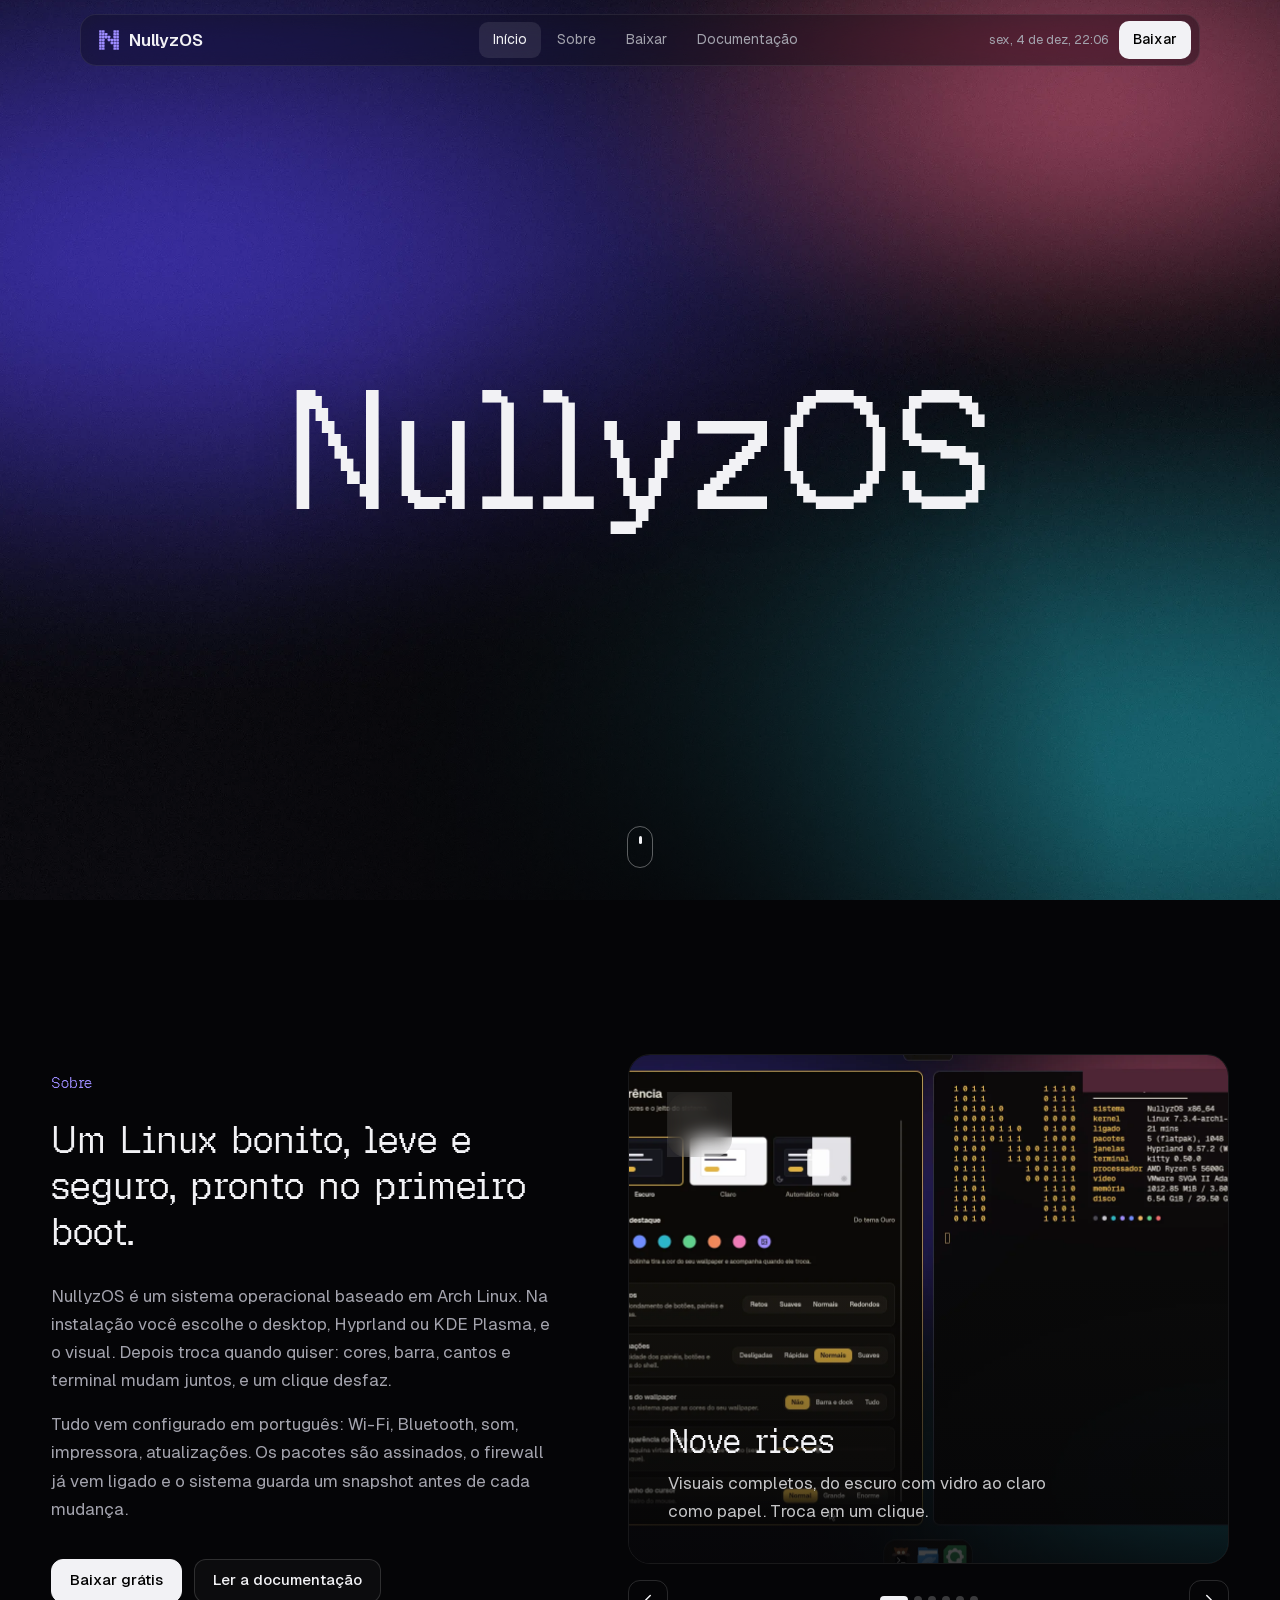
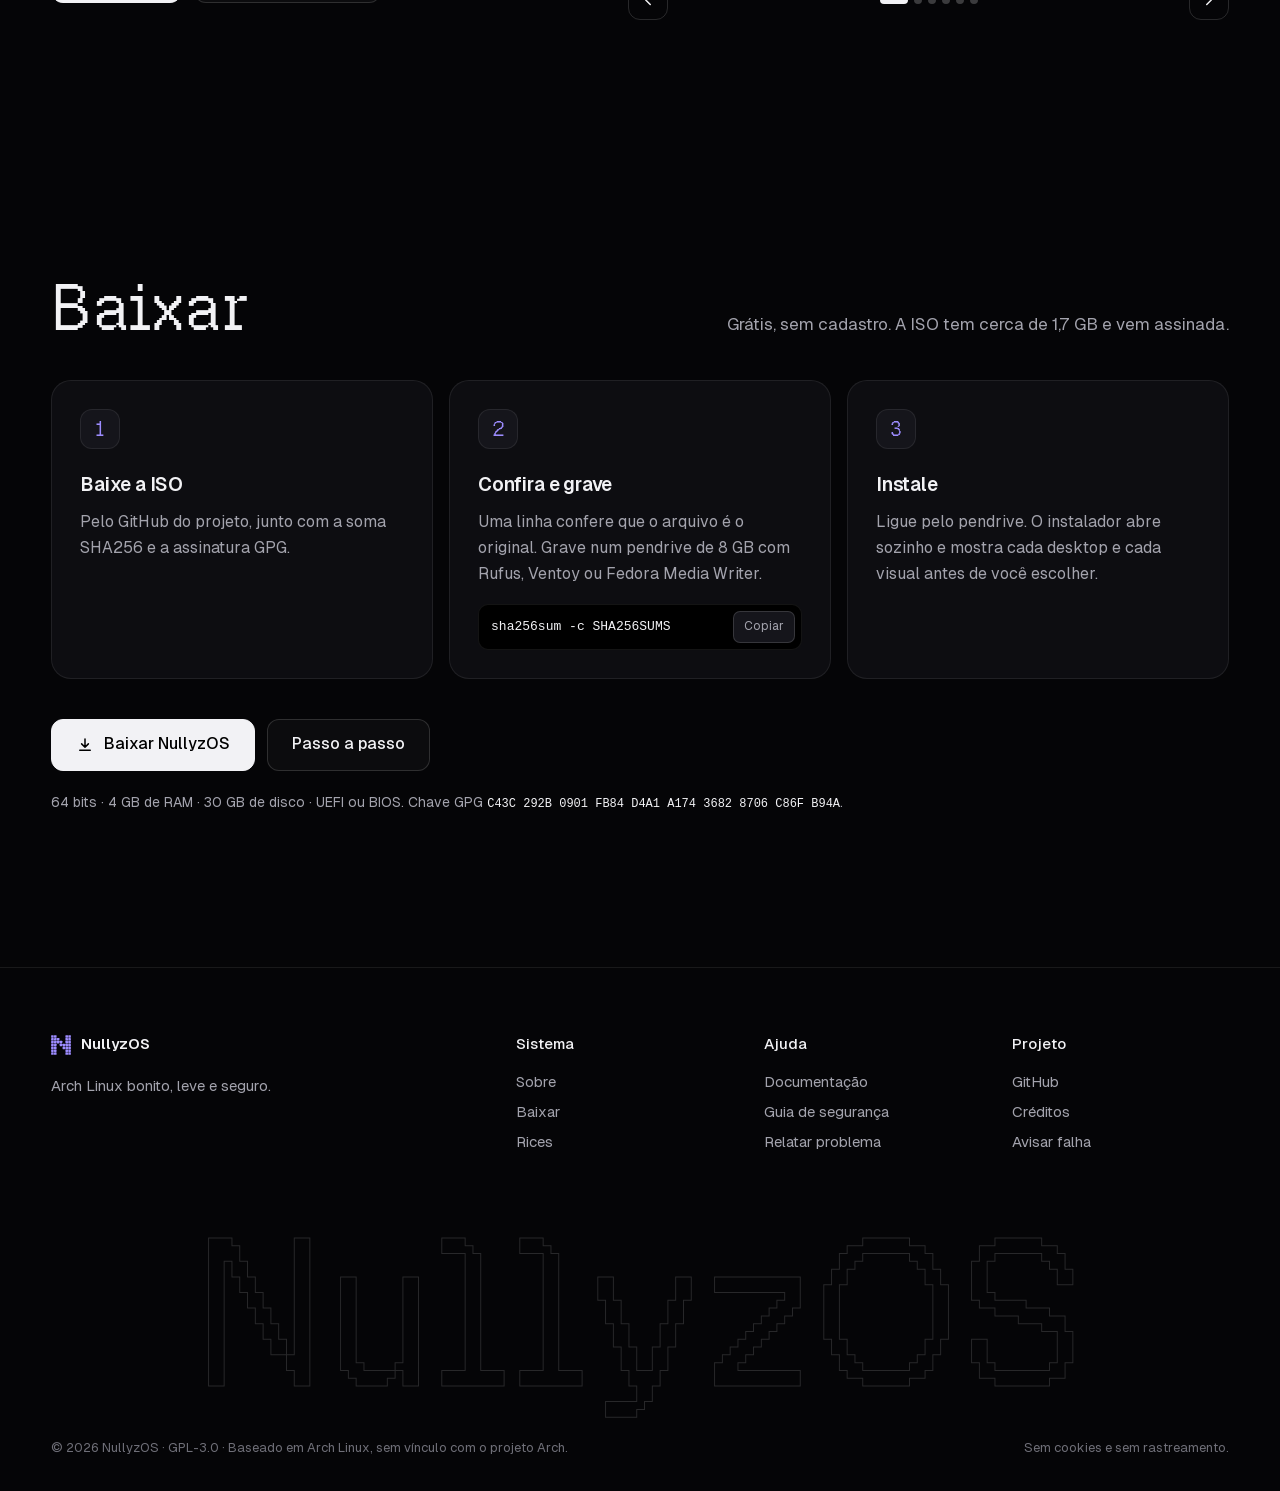
<file: site/index.html>
<!doctype html>
<html lang="pt-BR">
<head>
<meta charset="utf-8">
<meta name="viewport" content="width=device-width, initial-scale=1">
<title>NullyzOS</title>
<meta name="description" content="NullyzOS é um sistema operacional baseado em Arch Linux: Hyprland ou KDE, visuais que se trocam em um clique, cores tiradas do wallpaper e segurança ligada desde o primeiro boot. Grátis e em português.">
<meta name="referrer" content="strict-origin-when-cross-origin">
<meta name="color-scheme" content="dark">
<meta property="og:title" content="NullyzOS">
<meta property="og:description" content="Arch Linux bonito, leve e seguro, pronto para usar.">
<meta property="og:image" content="img/arte/hero.webp">
<link rel="icon" href="img/nullyz.svg" type="image/svg+xml">
<link rel="preload" href="fonts/GeistPixel-Square.woff2" as="font" type="font/woff2" crossorigin>
<link rel="preload" href="fonts/Geist-Variable.woff2" as="font" type="font/woff2" crossorigin>
<link rel="stylesheet" href="css/site.css">
<script src="js/site.js" defer></script>
</head>
<body>
<a class="pular" href="#sobre">Pular para o conteúdo</a>

<!-- Navbar: a barra do próprio NullyzOS. Os pontos são as "áreas de trabalho" da página -->
<header class="nav" id="nav">
  <a class="nav-marca" href="#inicio" aria-label="NullyzOS, início"><img src="img/nullyz.svg" alt="" width="20" height="20"><span>NullyzOS</span></a>
  <nav class="nav-links" aria-label="Seções">
    <span class="nav-pilula" aria-hidden="true"></span>
    <a href="#inicio" data-secao="inicio">Início</a>
    <a href="#sobre" data-secao="sobre">Sobre</a>
    <a href="#baixar" data-secao="baixar">Baixar</a>
    <a href="docs.html">Documentação</a>
  </nav>
  <div class="nav-dir">
    <time class="nav-relogio" id="relogio" aria-hidden="true"></time>
    <a class="nav-botao" href="#baixar">Baixar</a>
    <button class="nav-menu" type="button" aria-expanded="false" aria-controls="menu-celular" aria-label="Abrir menu"><span></span><span></span></button>
  </div>
</header>
<nav class="menu-celular" id="menu-celular" aria-label="Menu" hidden>
  <a href="#inicio">Início</a><a href="#sobre">Sobre</a><a href="#baixar">Baixar</a><a href="docs.html">Documentação</a><a href="seguranca.html">Segurança</a>
</nav>

<main>
  <!-- Hero: só o nome, sobre o fundo do sistema -->
  <section class="hero" id="inicio" aria-label="NullyzOS">
    <img class="hero-fundo" src="img/arte/hero.webp" width="2560" height="1440" alt="" fetchpriority="high">
    <h1 class="hero-nome" aria-label="NullyzOS"><span aria-hidden="true">NullyzOS</span></h1>
    <a class="hero-desce" href="#sobre" aria-label="Ir para Sobre"><span></span></a>
  </section>

  <!-- Sobre: texto à esquerda, carrossel do que ele tem à direita -->
  <section class="sobre" id="sobre" aria-labelledby="t-sobre">
    <div class="sobre-texto">
      <h2 id="t-sobre" class="pixel">Sobre</h2>
      <p class="pixel destaque-texto">Um Linux bonito, leve e seguro, pronto no primeiro boot.</p>
      <p>NullyzOS é um sistema operacional baseado em Arch Linux. Na instalação você escolhe o desktop, Hyprland ou KDE Plasma, e o visual. Depois troca quando quiser: cores, barra, cantos e terminal mudam juntos, e um clique desfaz.</p>
      <p>Tudo vem configurado em português: Wi-Fi, Bluetooth, som, impressora, atualizações. Os pacotes são assinados, o firewall já vem ligado e o sistema guarda um snapshot antes de cada mudança.</p>
      <div class="sobre-acoes">
        <a class="botao cheio" href="#baixar">Baixar grátis</a>
        <a class="botao" href="docs.html">Ler a documentação</a>
      </div>
    </div>

    <div class="carrossel" id="carrossel" aria-roledescription="carrossel" aria-label="O que vem no NullyzOS">
      <div class="trilho" id="trilho">
        <article class="slide" aria-roledescription="slide" aria-label="1 de 6">
          <img src="img/telas/tela-ouro.webp" width="1920" height="1080" alt="" loading="lazy">
          <svg class="icone" viewBox="0 0 48 48" aria-hidden="true"><circle cx="24" cy="24" r="17"/><circle cx="17" cy="19" r="2.6" class="cheio"/><circle cx="26" cy="15" r="2.6" class="cheio"/><circle cx="32" cy="23" r="2.6" class="cheio"/><path d="M24 41c-3 0-4-3-2-5s1-5-2-5h-3"/></svg>
          <h3>Nove rices</h3>
          <p>Visuais completos, do escuro com vidro ao claro como papel. Troca em um clique.</p>
        </article>
        <article class="slide" aria-roledescription="slide" aria-label="2 de 6">
          <img src="img/arte/aurora.webp" width="1200" height="900" alt="" loading="lazy">
          <svg class="icone" viewBox="0 0 48 48" aria-hidden="true"><rect x="7" y="10" width="34" height="28" rx="4"/><circle cx="18" cy="20" r="3.5"/><path d="m7 34 10-9 7 6 6-5 11 9"/></svg>
          <h3>Cores do wallpaper</h3>
          <p>A paleta do sistema inteiro sai da sua imagem de fundo, e acompanha quando ela muda.</p>
        </article>
        <article class="slide" aria-roledescription="slide" aria-label="3 de 6">
          <img src="img/guia/kde.webp" width="1280" height="800" alt="" loading="lazy">
          <svg class="icone" viewBox="0 0 48 48" aria-hidden="true"><rect x="6" y="9" width="36" height="30" rx="4"/><path d="M6 16h36M24 16v23"/></svg>
          <h3>Hyprland ou KDE</h3>
          <p>Janelas lado a lado e tudo pelo teclado, ou o Plasma completo e familiar.</p>
        </article>
        <article class="slide" aria-roledescription="slide" aria-label="4 de 6">
          <img src="img/arte/brasa.webp" width="1200" height="900" alt="" loading="lazy">
          <svg class="icone" viewBox="0 0 48 48" aria-hidden="true"><path d="M14 18h17a9 9 0 0 1 0 18H18"/><path d="m20 11-7 7 7 7"/></svg>
          <h3>Desfazer tudo</h3>
          <p>Snapshot antes de cada atualização e de cada rice. Se algo quebrar, volta pelo menu do boot.</p>
        </article>
        <article class="slide" aria-roledescription="slide" aria-label="5 de 6">
          <img src="img/arte/nucleo.webp" width="1200" height="900" alt="" loading="lazy">
          <svg class="icone" viewBox="0 0 48 48" aria-hidden="true"><path d="M24 6 9 12v11c0 9.5 6.4 16.6 15 19 8.6-2.4 15-9.5 15-19V12z"/><path d="m17 24 5 5 9-10"/></svg>
          <h3>Seguro por padrão</h3>
          <p>Firewall ligado, pacotes assinados, sem AUR, kernel e rede endurecidos.</p>
        </article>
        <article class="slide" aria-roledescription="slide" aria-label="6 de 6">
          <img src="img/arte/grafite.webp" width="1200" height="900" alt="" loading="lazy">
          <svg class="icone" viewBox="0 0 48 48" aria-hidden="true"><path d="M8 32a16 16 0 1 1 32 0"/><path d="m24 32 8-10"/><circle cx="24" cy="32" r="2.6" class="cheio"/></svg>
          <h3>780 MiB</h3>
          <p>De memória com o Hyprland logo após o login. Sobra para o que você abrir.</p>
        </article>
      </div>
      <div class="carrossel-controles">
        <button class="seta" type="button" id="anterior" aria-label="Anterior"><svg viewBox="0 0 24 24" aria-hidden="true"><path d="m15 6-6 6 6 6"/></svg></button>
        <div class="pontos" id="pontos" role="tablist" aria-label="Escolher slide"></div>
        <button class="seta" type="button" id="proximo" aria-label="Próximo"><svg viewBox="0 0 24 24" aria-hidden="true"><path d="m9 6 6 6-6 6"/></svg></button>
      </div>
    </div>
  </section>

  <!-- Download: como é feito -->
  <section class="baixar" id="baixar" aria-labelledby="t-baixar">
    <div class="baixar-topo">
      <h2 id="t-baixar" class="pixel">Baixar</h2>
      <p>Grátis, sem cadastro. A ISO tem cerca de 1,7 GB e vem assinada.</p>
    </div>
    <ol class="passos">
      <li>
        <span class="passo-num pixel">1</span>
        <h3>Baixe a ISO</h3>
        <p>Pelo GitHub do projeto, junto com a soma SHA256 e a assinatura GPG.</p>
      </li>
      <li>
        <span class="passo-num pixel">2</span>
        <h3>Confira e grave</h3>
        <p>Uma linha confere que o arquivo é o original. Grave num pendrive de 8 GB com Rufus, Ventoy ou Fedora Media Writer.</p>
        <div class="comando"><code id="cmd">sha256sum -c SHA256SUMS</code><button class="copiar" type="button" data-copiar="cmd">Copiar</button></div>
      </li>
      <li>
        <span class="passo-num pixel">3</span>
        <h3>Instale</h3>
        <p>Ligue pelo pendrive. O instalador abre sozinho e mostra cada desktop e cada visual antes de você escolher.</p>
      </li>
    </ol>
    <div class="baixar-acoes">
      <a class="botao cheio grande" href="https://github.com/Ruthraas/NullyzOS/releases/latest" rel="noopener noreferrer">
        <svg viewBox="0 0 24 24" aria-hidden="true"><path d="M12 4v11m0 0-4.5-4.5M12 15l4.5-4.5M5 19h14"/></svg>
        Baixar NullyzOS
      </a>
      <a class="botao grande" href="instalar.html">Passo a passo</a>
    </div>
    <p class="baixar-nota">64 bits · 4 GB de RAM · 30 GB de disco · UEFI ou BIOS. Chave GPG <code>C43C 292B 0901 FB84 D4A1 A174 3682 8706 C86F B94A</code>.</p>
  </section>
</main>

<footer class="rodape">
  <div class="rodape-colunas">
    <div class="rodape-marca">
      <a href="#inicio" class="nav-marca"><img src="img/nullyz.svg" alt="" width="20" height="20"><span>NullyzOS</span></a>
      <p>Arch Linux bonito, leve e seguro.</p>
    </div>
    <div><p class="rodape-titulo">Sistema</p><a href="#sobre">Sobre</a><a href="#baixar">Baixar</a><a href="docs.html#rices">Rices</a></div>
    <div><p class="rodape-titulo">Ajuda</p><a href="docs.html">Documentação</a><a href="seguranca.html">Guia de segurança</a><a href="https://github.com/Ruthraas/NullyzOS/issues" rel="noopener noreferrer">Relatar problema</a></div>
    <div><p class="rodape-titulo">Projeto</p><a href="https://github.com/Ruthraas/NullyzOS" rel="noopener noreferrer">GitHub</a><a href="https://github.com/Ruthraas/NullyzOS/blob/main/CREDITS.md" rel="noopener noreferrer">Créditos</a><a href="https://github.com/Ruthraas/NullyzOS/security/advisories/new" rel="noopener noreferrer">Avisar falha</a></div>
  </div>
  <p class="rodape-nome pixel" aria-hidden="true">NullyzOS</p>
  <div class="rodape-legal">
    <p>© 2026 NullyzOS · GPL-3.0 · Baseado em Arch Linux, sem vínculo com o projeto Arch.</p>
    <p>Sem cookies e sem rastreamento.</p>
  </div>
</footer>
</body>
</html>
</file>
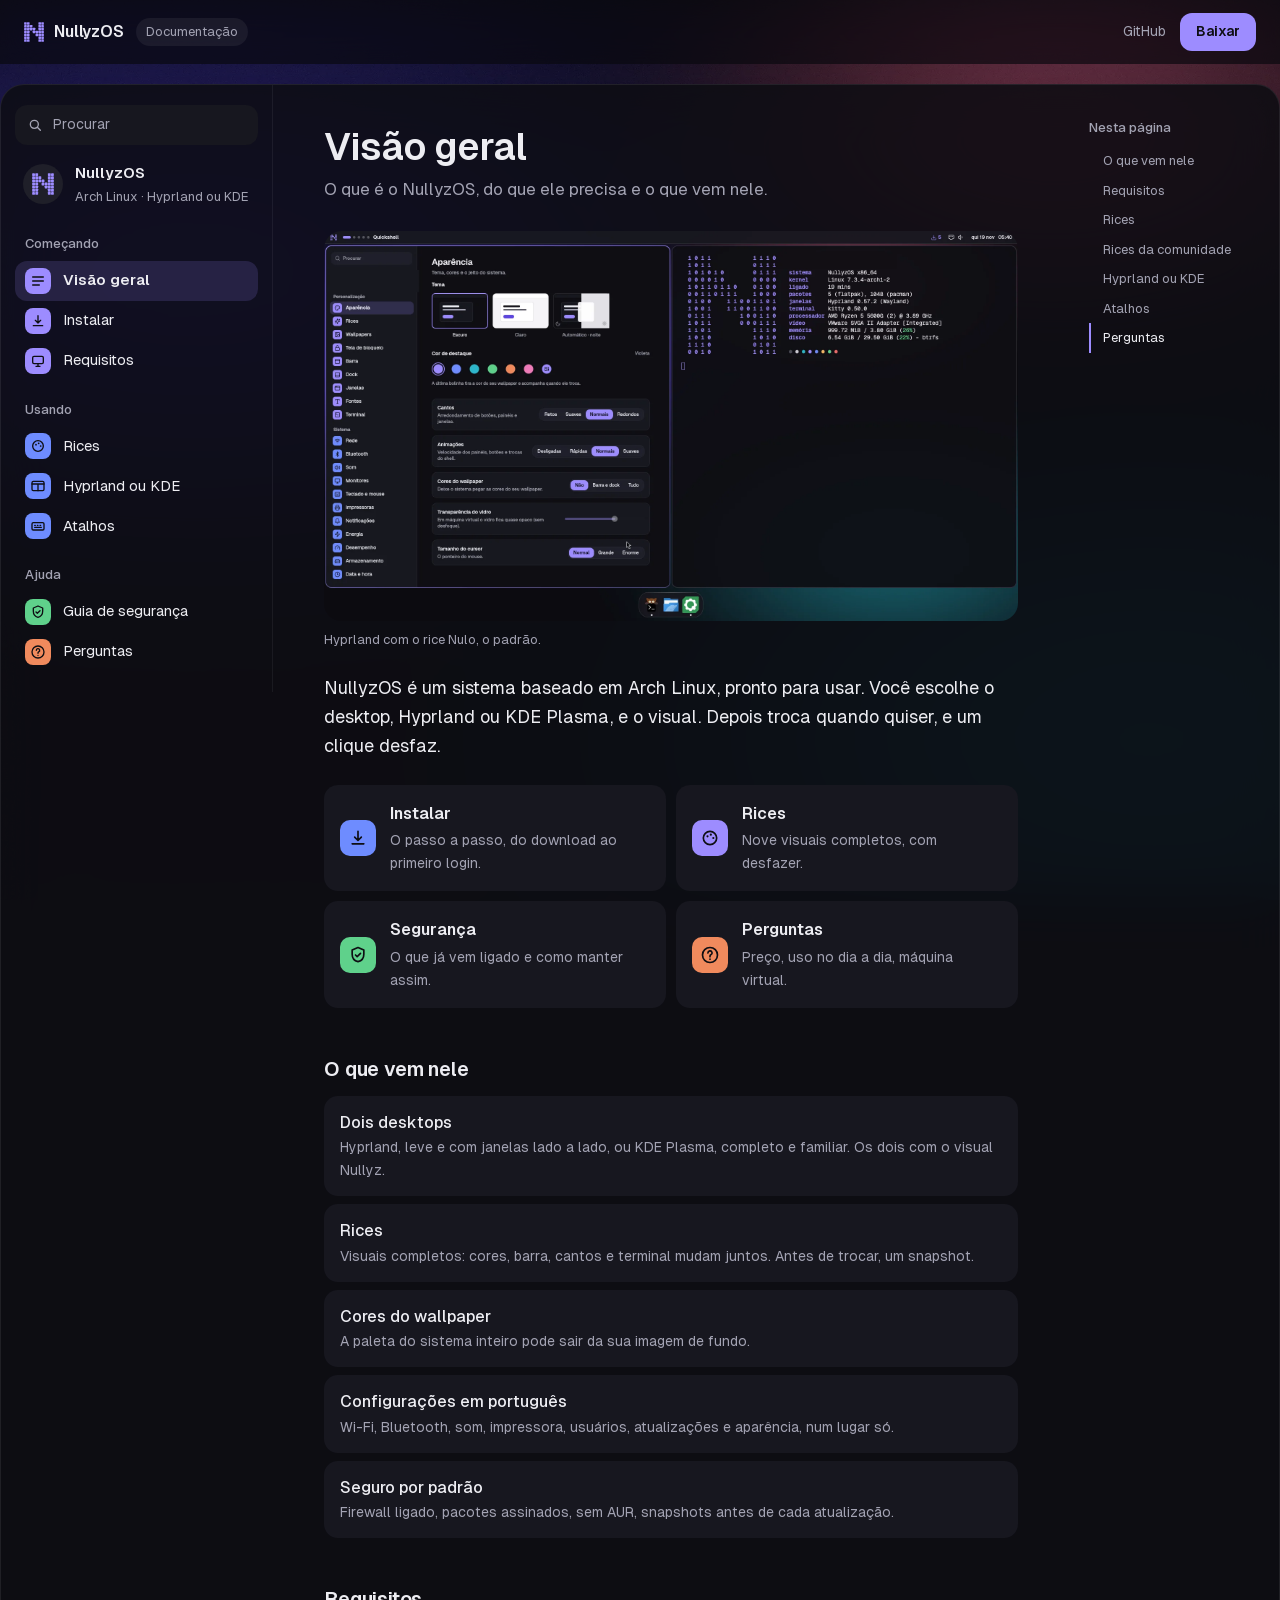
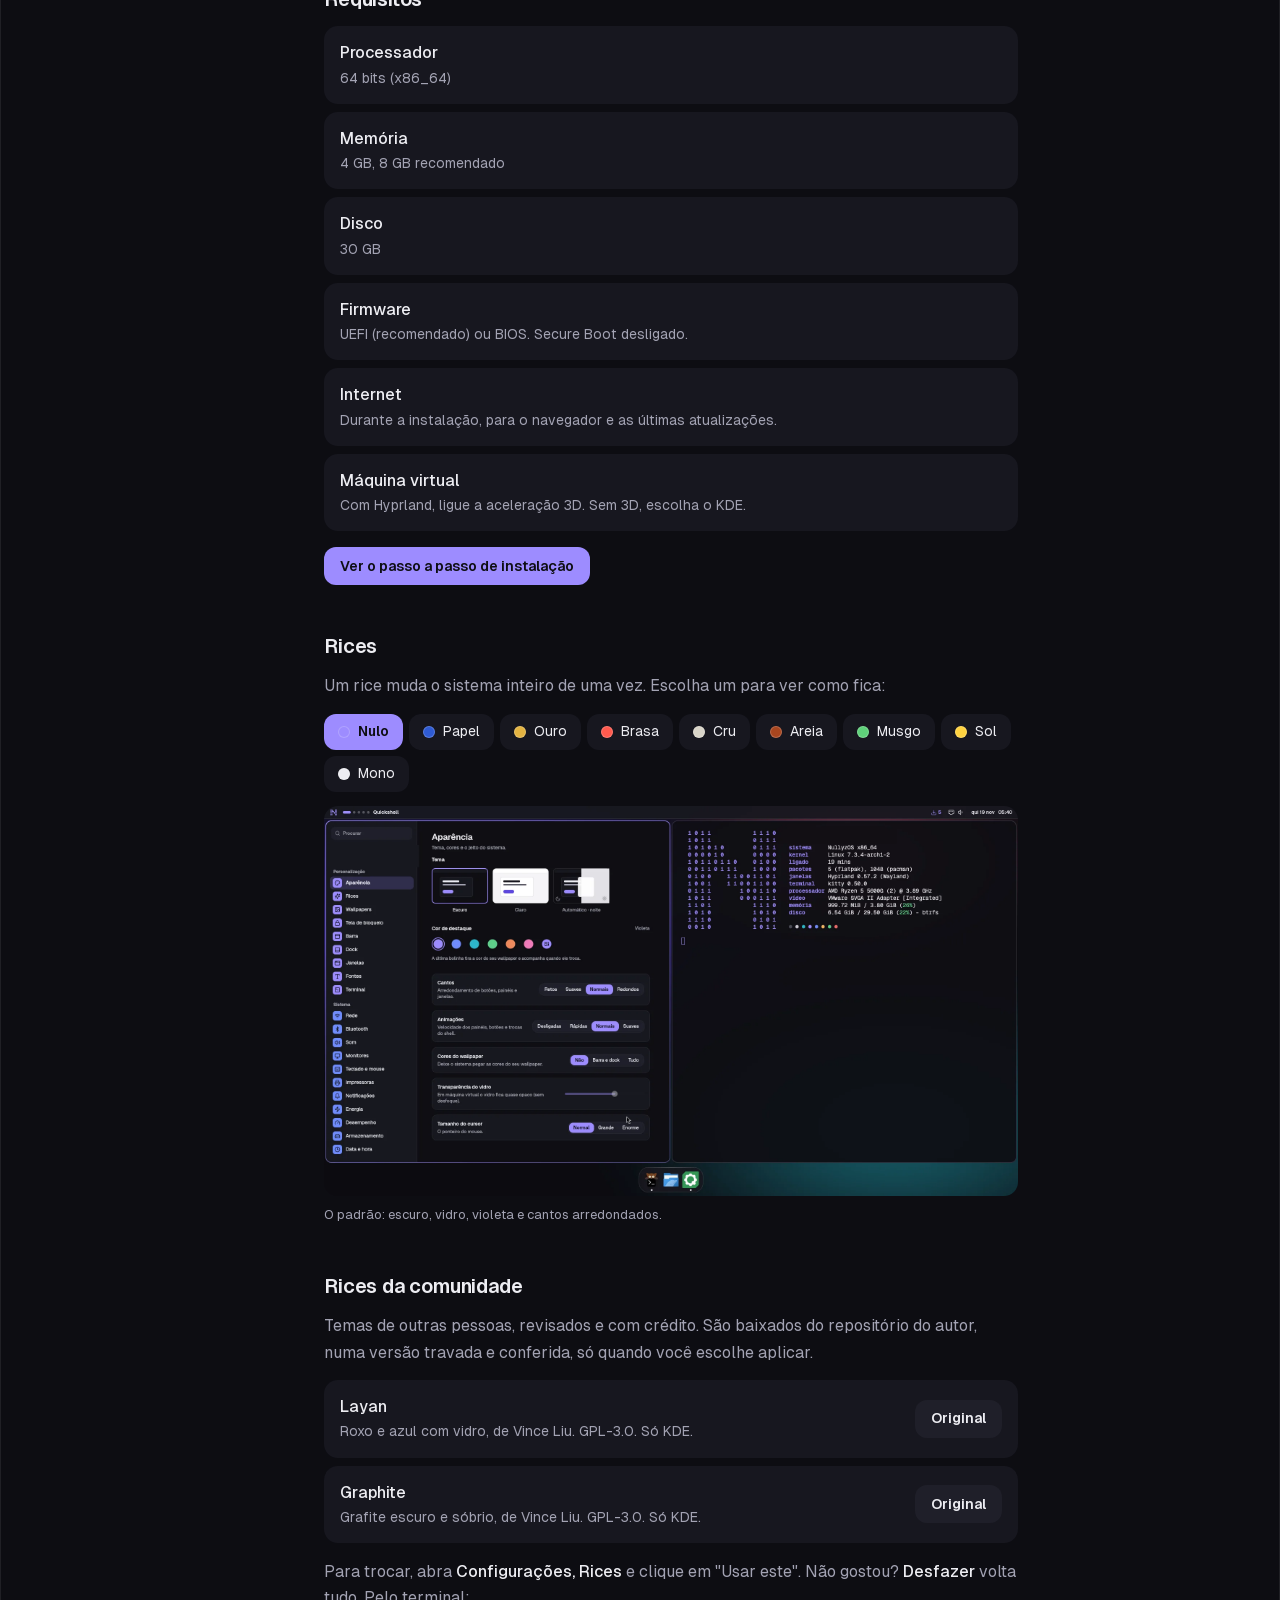
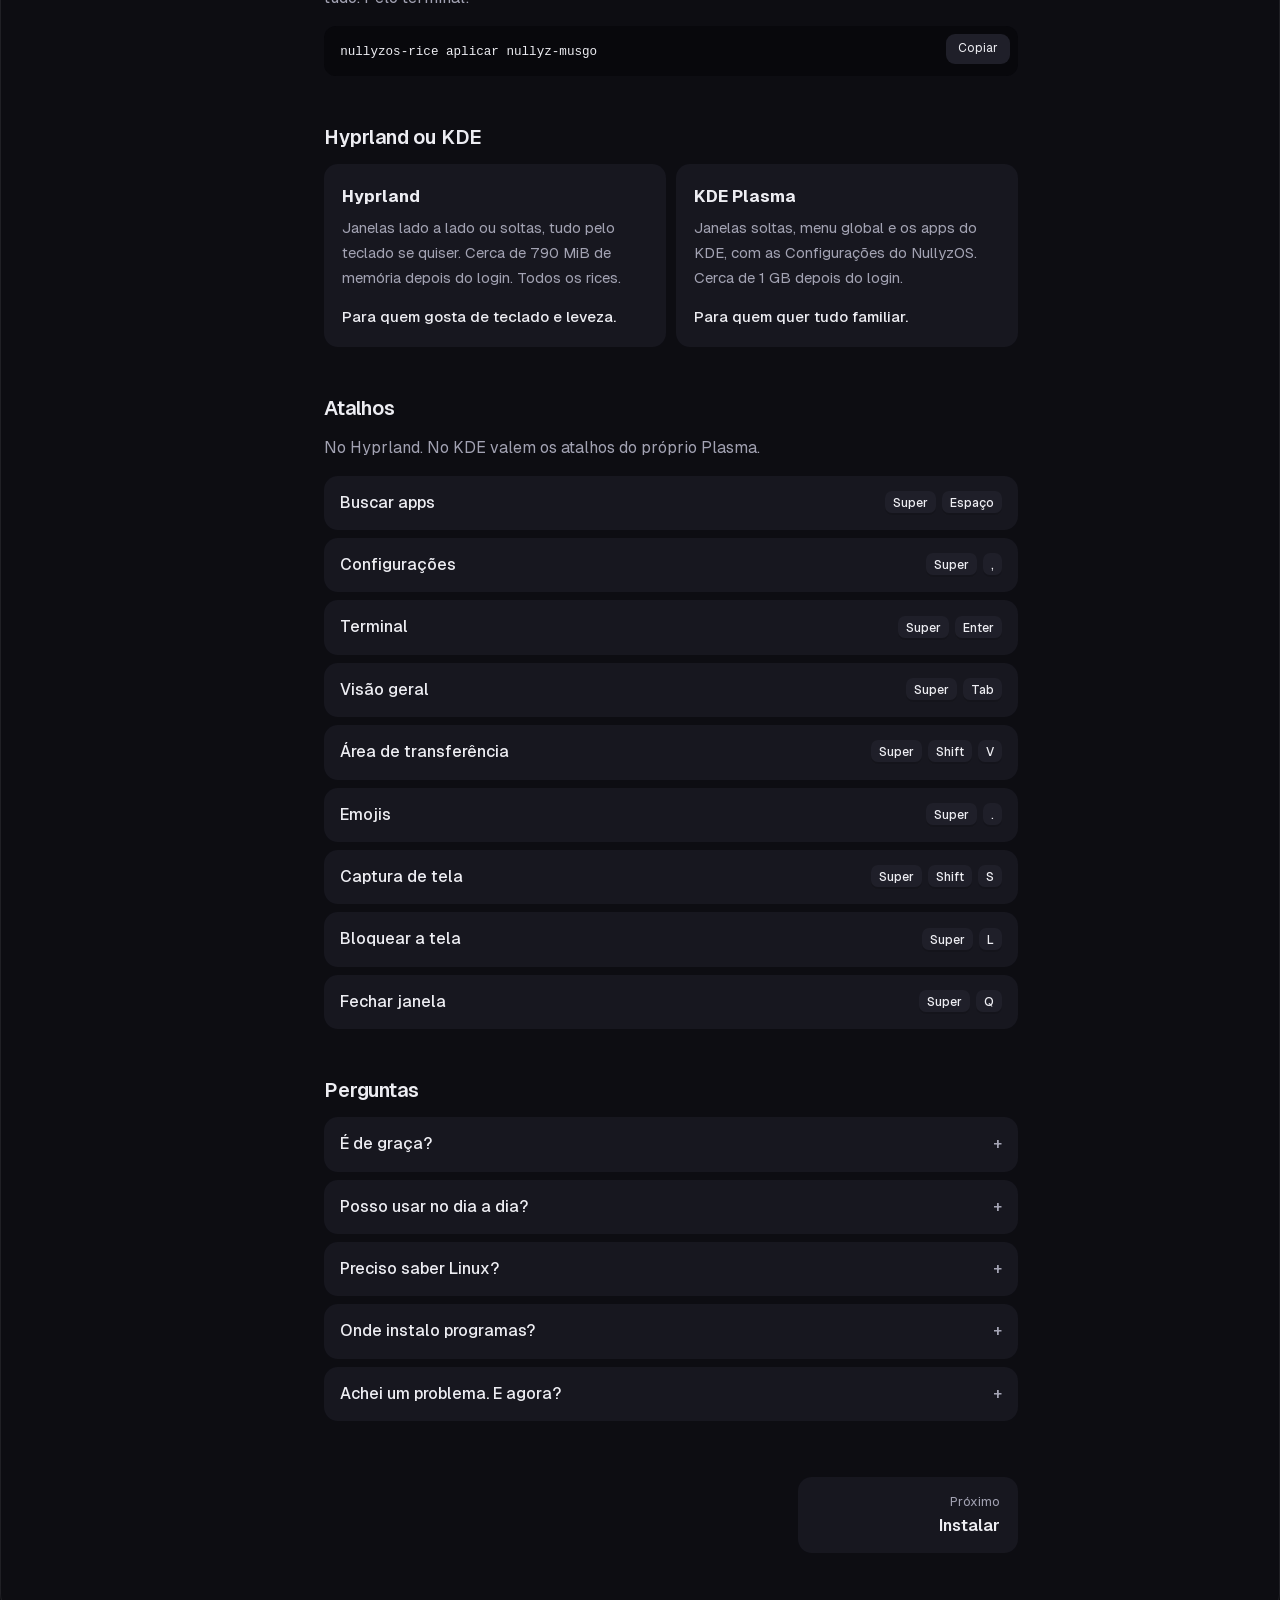
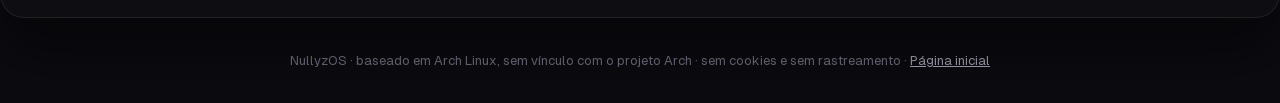
<file: site/docs.html>
<!doctype html>
<html lang="pt-BR">
<head>
<meta charset="utf-8">
<meta name="viewport" content="width=device-width, initial-scale=1">
<title>Visão geral · Documentação do NullyzOS</title>
<meta name="description" content="O que é o NullyzOS, do que ele precisa e o que vem nele: rices, desktops, atalhos e perguntas.">
<meta name="referrer" content="strict-origin-when-cross-origin">
<meta name="color-scheme" content="dark">
<link rel="icon" href="img/nullyz.svg" type="image/svg+xml">
<link rel="preload" href="fonts/Geist-Variable.woff2" as="font" type="font/woff2" crossorigin>
<link rel="stylesheet" href="css/docs.css">
<script src="js/docs.js" defer></script>
</head>
<!-- Gerado por gerar-docs.py a partir de conteudo/docs.html. Não edite à mão. -->
<body>
<a class="pular" href="#conteudo">Pular para o conteúdo</a>
<img class="fundo" src="img/arte/hero.webp" width="2560" height="1440" alt="">

<header class="topo">
  <a class="marca" href="index.html"><img src="img/nullyz.svg" alt="" width="20" height="20"><span>NullyzOS</span></a>
  <span class="selo">Documentação</span>
  <div class="topo-dir">
    <a class="topo-link" href="https://github.com/Ruthraas/NullyzOS" rel="noopener noreferrer">GitHub</a>
    <a class="botao cheio" href="https://github.com/Ruthraas/NullyzOS/releases/latest" rel="noopener noreferrer">Baixar</a>
    <button class="menu" type="button" aria-expanded="false" aria-controls="lateral">Menu</button>
  </div>
</header>

<div class="janela">
  <nav class="lateral" id="lateral" aria-label="Documentação">
    <label class="busca"><svg viewBox="0 0 24 24" aria-hidden="true"><circle cx="11" cy="11" r="6"/><path d="m20 20-4.5-4.5"/></svg><span class="oculto">Procurar na documentação</span><input id="filtro" type="search" placeholder="Procurar" autocomplete="off"></label>
    <div class="versao"><span class="logo"><img src="img/nullyz.svg" alt="" width="22" height="22"></span><div><strong>NullyzOS</strong><span>Arch Linux · Hyprland ou KDE</span></div></div>
      <p class="grupo">Começando</p>
      <a href="docs.html" aria-current="page"><span class="icone violeta" aria-hidden="true"><svg viewBox="0 0 24 24"><path d="M4 6h16M4 12h16M4 18h10"/></svg></span><span>Visão geral</span></a>
      <a href="instalar.html"><span class="icone violeta" aria-hidden="true"><svg viewBox="0 0 24 24"><path d="M12 4v11m0 0-4-4m4 4 4-4M5 19h14"/></svg></span><span>Instalar</span></a>
      <a href="docs.html#requisitos"><span class="icone violeta" aria-hidden="true"><svg viewBox="0 0 24 24"><rect x="4" y="5" width="16" height="11" rx="2"/><path d="M9 20h6M12 16v4"/></svg></span><span>Requisitos</span></a>
      <p class="grupo">Usando</p>
      <a href="docs.html#rices"><span class="icone azul" aria-hidden="true"><svg viewBox="0 0 24 24"><circle cx="12" cy="12" r="8"/><circle cx="9" cy="10" r="1.3" class="cheio"/><circle cx="13" cy="8" r="1.3" class="cheio"/><circle cx="16" cy="12" r="1.3" class="cheio"/></svg></span><span>Rices</span></a>
      <a href="docs.html#desktops"><span class="icone azul" aria-hidden="true"><svg viewBox="0 0 24 24"><rect x="3" y="5" width="18" height="14" rx="2"/><path d="M3 9h18M12 9v10"/></svg></span><span>Hyprland ou KDE</span></a>
      <a href="docs.html#atalhos"><span class="icone azul" aria-hidden="true"><svg viewBox="0 0 24 24"><rect x="3" y="7" width="18" height="11" rx="2"/><path d="M7 11h1M11 11h1M15 11h1M7 14h10"/></svg></span><span>Atalhos</span></a>
      <p class="grupo">Ajuda</p>
      <a href="seguranca.html"><span class="icone verde" aria-hidden="true"><svg viewBox="0 0 24 24"><path d="M12 3 5 6v5c0 4.5 3 8 7 9 4-1 7-4.5 7-9V6z"/><path d="m9 12 2 2 4-4"/></svg></span><span>Guia de segurança</span></a>
      <a href="docs.html#perguntas"><span class="icone coral" aria-hidden="true"><svg viewBox="0 0 24 24"><circle cx="12" cy="12" r="9"/><path d="M9.5 9.5a2.5 2.5 0 1 1 3.5 2.3c-.6.3-1 .9-1 1.5V14"/><circle cx="12" cy="17" r="1" class="cheio"/></svg></span><span>Perguntas</span></a>
  </nav>

  <main class="conteudo" id="conteudo">
    <header class="cabeca">
      <h1>Visão geral</h1>
      <p class="sub">O que é o NullyzOS, do que ele precisa e o que vem nele.</p>
    </header>

    <figure class="tela grande">
      <img src="img/telas/tela-nulo.webp" width="1920" height="1080" alt="NullyzOS com o rice Nulo: terminal com o N em binário e as Configurações, Aparência, abertas lado a lado.">
      <figcaption>Hyprland com o rice Nulo, o padrão.</figcaption>
    </figure>

    <p class="lead">NullyzOS é um sistema baseado em Arch Linux, pronto para usar. Você escolhe o desktop, Hyprland ou KDE Plasma, e o visual. Depois troca quando quiser, e um clique desfaz.</p>

    <div class="atalhos">
      <a class="atalho" href="instalar.html"><span class="icone azul"><svg viewBox="0 0 24 24"><path d="M12 4v11m0 0-4-4m4 4 4-4M5 19h14"/></svg></span><strong>Instalar</strong><span>O passo a passo, do download ao primeiro login.</span></a>
      <a class="atalho" href="#rices"><span class="icone violeta"><svg viewBox="0 0 24 24"><circle cx="12" cy="12" r="8"/><circle cx="9" cy="10" r="1.3" class="cheio"/><circle cx="13" cy="8" r="1.3" class="cheio"/><circle cx="16" cy="12" r="1.3" class="cheio"/></svg></span><strong>Rices</strong><span>Nove visuais completos, com desfazer.</span></a>
      <a class="atalho" href="seguranca.html"><span class="icone verde"><svg viewBox="0 0 24 24"><path d="M12 3 5 6v5c0 4.5 3 8 7 9 4-1 7-4.5 7-9V6z"/><path d="m9 12 2 2 4-4"/></svg></span><strong>Segurança</strong><span>O que já vem ligado e como manter assim.</span></a>
      <a class="atalho" href="#perguntas"><span class="icone coral"><svg viewBox="0 0 24 24"><circle cx="12" cy="12" r="9"/><path d="M9.5 9.5a2.5 2.5 0 1 1 3.5 2.3c-.6.3-1 .9-1 1.5V14"/><circle cx="12" cy="17" r="1" class="cheio"/></svg></span><strong>Perguntas</strong><span>Preço, uso no dia a dia, máquina virtual.</span></a>
    </div>

    <h2 id="o-que-vem">O que vem nele</h2>
    <div class="linhas">
      <div class="linha"><div><strong>Dois desktops</strong><span>Hyprland, leve e com janelas lado a lado, ou KDE Plasma, completo e familiar. Os dois com o visual Nullyz.</span></div></div>
      <div class="linha"><div><strong>Rices</strong><span>Visuais completos: cores, barra, cantos e terminal mudam juntos. Antes de trocar, um snapshot.</span></div></div>
      <div class="linha"><div><strong>Cores do wallpaper</strong><span>A paleta do sistema inteiro pode sair da sua imagem de fundo.</span></div></div>
      <div class="linha"><div><strong>Configurações em português</strong><span>Wi-Fi, Bluetooth, som, impressora, usuários, atualizações e aparência, num lugar só.</span></div></div>
      <div class="linha"><div><strong>Seguro por padrão</strong><span>Firewall ligado, pacotes assinados, sem AUR, snapshots antes de cada atualização.</span></div></div>
    </div>

    <h2 id="requisitos">Requisitos</h2>
    <div class="linhas">
      <div class="linha"><div><strong>Processador</strong><span>64 bits (x86_64)</span></div></div>
      <div class="linha"><div><strong>Memória</strong><span>4 GB, 8 GB recomendado</span></div></div>
      <div class="linha"><div><strong>Disco</strong><span>30 GB</span></div></div>
      <div class="linha"><div><strong>Firmware</strong><span>UEFI (recomendado) ou BIOS. Secure Boot desligado.</span></div></div>
      <div class="linha"><div><strong>Internet</strong><span>Durante a instalação, para o navegador e as últimas atualizações.</span></div></div>
      <div class="linha"><div><strong>Máquina virtual</strong><span>Com Hyprland, ligue a aceleração 3D. Sem 3D, escolha o KDE.</span></div></div>
    </div>
    <p><a class="botao cheio" href="instalar.html">Ver o passo a passo de instalação</a></p>

    <h2 id="rices">Rices</h2>
    <p>Um rice muda o sistema inteiro de uma vez. Escolha um para ver como fica:</p>
    <div class="rices" role="radiogroup" aria-label="Rices">
      <button role="radio" aria-checked="true" data-rice="nulo" data-texto="O padrão: escuro, vidro, violeta e cantos arredondados."><i class="cor nulo"></i>Nulo</button>
      <button role="radio" aria-checked="false" data-rice="papel" data-texto="Claro como papel: fundo creme, azul tinta, barra flutuante."><i class="cor papel"></i>Papel</button>
      <button role="radio" aria-checked="false" data-rice="ouro" data-texto="Preto quente e dourado, com a barra em ilhas."><i class="cor ouro"></i>Ouro</button>
      <button role="radio" aria-checked="false" data-rice="brasa" data-texto="Quase preto com vermelho brasa e barra flutuante."><i class="cor brasa"></i>Brasa</button>
      <button role="radio" aria-checked="false" data-rice="cru" data-texto="Preto no branco, sem enfeite: claro, reto e direto."><i class="cor cru"></i>Cru</button>
      <button role="radio" aria-checked="false" data-rice="areia" data-texto="Areia e terracota, claro e quente."><i class="cor areia"></i>Areia</button>
      <button role="radio" aria-checked="false" data-rice="musgo" data-texto="Verde musgo no escuro, com a barra em ilhas."><i class="cor musgo"></i>Musgo</button>
      <button role="radio" aria-checked="false" data-rice="sol" data-texto="Grafite com amarelo sol e contraste alto."><i class="cor sol"></i>Sol</button>
      <button role="radio" aria-checked="false" data-rice="mono" data-texto="Compacto, sem vidro e sem animação. O mais leve. Só Hyprland."><i class="cor mono"></i>Mono</button>
    </div>
    <figure class="tela">
      <img id="tela-rice" src="img/telas/tela-nulo.webp" width="1920" height="1080" loading="lazy" alt="O rice Nulo aplicado.">
      <figcaption id="rice-texto">O padrão: escuro, vidro, violeta e cantos arredondados.</figcaption>
    </figure>
    <h2 id="comunidade">Rices da comunidade</h2>
    <p>Temas de outras pessoas, revisados e com crédito. São baixados do repositório do autor, numa versão travada e conferida, só quando você escolhe aplicar.</p>
    <div class="linhas">
      <div class="linha"><div><strong>Layan</strong><span>Roxo e azul com vidro, de Vince Liu. GPL-3.0. Só KDE.</span></div><a class="botao" href="https://github.com/vinceliuice/Layan-kde" rel="noopener noreferrer">Original</a></div>
      <div class="linha"><div><strong>Graphite</strong><span>Grafite escuro e sóbrio, de Vince Liu. GPL-3.0. Só KDE.</span></div><a class="botao" href="https://github.com/vinceliuice/Graphite-kde-theme" rel="noopener noreferrer">Original</a></div>
    </div>
    <p>Para trocar, abra <strong>Configurações, Rices</strong> e clique em "Usar este". Não gostou? <strong>Desfazer</strong> volta tudo. Pelo terminal:</p>
    <div class="codigo"><pre><code>nullyzos-rice aplicar nullyz-musgo</code></pre><button class="copiar" type="button">Copiar</button></div>

    <h2 id="desktops">Hyprland ou KDE</h2>
    <div class="comparar">
      <div><strong>Hyprland</strong><p>Janelas lado a lado ou soltas, tudo pelo teclado se quiser. Cerca de 790 MiB de memória depois do login. Todos os rices.</p><p class="quem">Para quem gosta de teclado e leveza.</p></div>
      <div><strong>KDE Plasma</strong><p>Janelas soltas, menu global e os apps do KDE, com as Configurações do NullyzOS. Cerca de 1 GB depois do login.</p><p class="quem">Para quem quer tudo familiar.</p></div>
    </div>

    <h2 id="atalhos">Atalhos</h2>
    <p>No Hyprland. No KDE valem os atalhos do próprio Plasma.</p>
    <div class="linhas">
      <div class="linha"><div><strong>Buscar apps</strong></div><div class="teclas"><kbd>Super</kbd><kbd>Espaço</kbd></div></div>
      <div class="linha"><div><strong>Configurações</strong></div><div class="teclas"><kbd>Super</kbd><kbd>,</kbd></div></div>
      <div class="linha"><div><strong>Terminal</strong></div><div class="teclas"><kbd>Super</kbd><kbd>Enter</kbd></div></div>
      <div class="linha"><div><strong>Visão geral</strong></div><div class="teclas"><kbd>Super</kbd><kbd>Tab</kbd></div></div>
      <div class="linha"><div><strong>Área de transferência</strong></div><div class="teclas"><kbd>Super</kbd><kbd>Shift</kbd><kbd>V</kbd></div></div>
      <div class="linha"><div><strong>Emojis</strong></div><div class="teclas"><kbd>Super</kbd><kbd>.</kbd></div></div>
      <div class="linha"><div><strong>Captura de tela</strong></div><div class="teclas"><kbd>Super</kbd><kbd>Shift</kbd><kbd>S</kbd></div></div>
      <div class="linha"><div><strong>Bloquear a tela</strong></div><div class="teclas"><kbd>Super</kbd><kbd>L</kbd></div></div>
      <div class="linha"><div><strong>Fechar janela</strong></div><div class="teclas"><kbd>Super</kbd><kbd>Q</kbd></div></div>
    </div>

    <h2 id="perguntas">Perguntas</h2>
    <div class="linhas">
      <details class="linha"><summary>É de graça?</summary><p>Sim. O código é aberto (GPL-3.0) e está no GitHub.</p></details>
      <details class="linha"><summary>Posso usar no dia a dia?</summary><p>É a primeira versão pública. Funciona, mas tenha backup dos seus arquivos antes de instalar.</p></details>
      <details class="linha"><summary>Preciso saber Linux?</summary><p>Não. O que se usa no dia a dia tem tela própria nas Configurações, em português.</p></details>
      <details class="linha"><summary>Onde instalo programas?</summary><p>Na loja de apps (Flathub) ou pelo pacman, dos repositórios oficiais do Arch. O NullyzOS não usa o AUR.</p></details>
      <details class="linha"><summary>Achei um problema. E agora?</summary><p>Abra uma <a href="https://github.com/Ruthraas/NullyzOS/issues" rel="noopener noreferrer">issue no GitHub</a> com o modelo do computador e o que aconteceu. Falha de segurança vai pelo <a href="https://github.com/Ruthraas/NullyzOS/security/advisories/new" rel="noopener noreferrer">aviso privado</a>.</p></details>
    </div>
    <nav class="seguir" aria-label="Páginas">
      <span></span>
      <a class="prox" href="instalar.html"><span>Próximo</span><strong>Instalar</strong></a>
    </nav>
  </main>

  <aside class="indice" aria-label="Nesta página">
    <p class="grupo">Nesta página</p>
      <a href="#o-que-vem">O que vem nele</a>
      <a href="#requisitos">Requisitos</a>
      <a href="#rices">Rices</a>
      <a href="#comunidade">Rices da comunidade</a>
      <a href="#desktops">Hyprland ou KDE</a>
      <a href="#atalhos">Atalhos</a>
      <a href="#perguntas">Perguntas</a>
  </aside>
</div>

<footer class="rodape">
  <p>NullyzOS · baseado em Arch Linux, sem vínculo com o projeto Arch · sem cookies e sem rastreamento · <a href="index.html">Página inicial</a></p>
</footer>
</body>
</html>
</file>
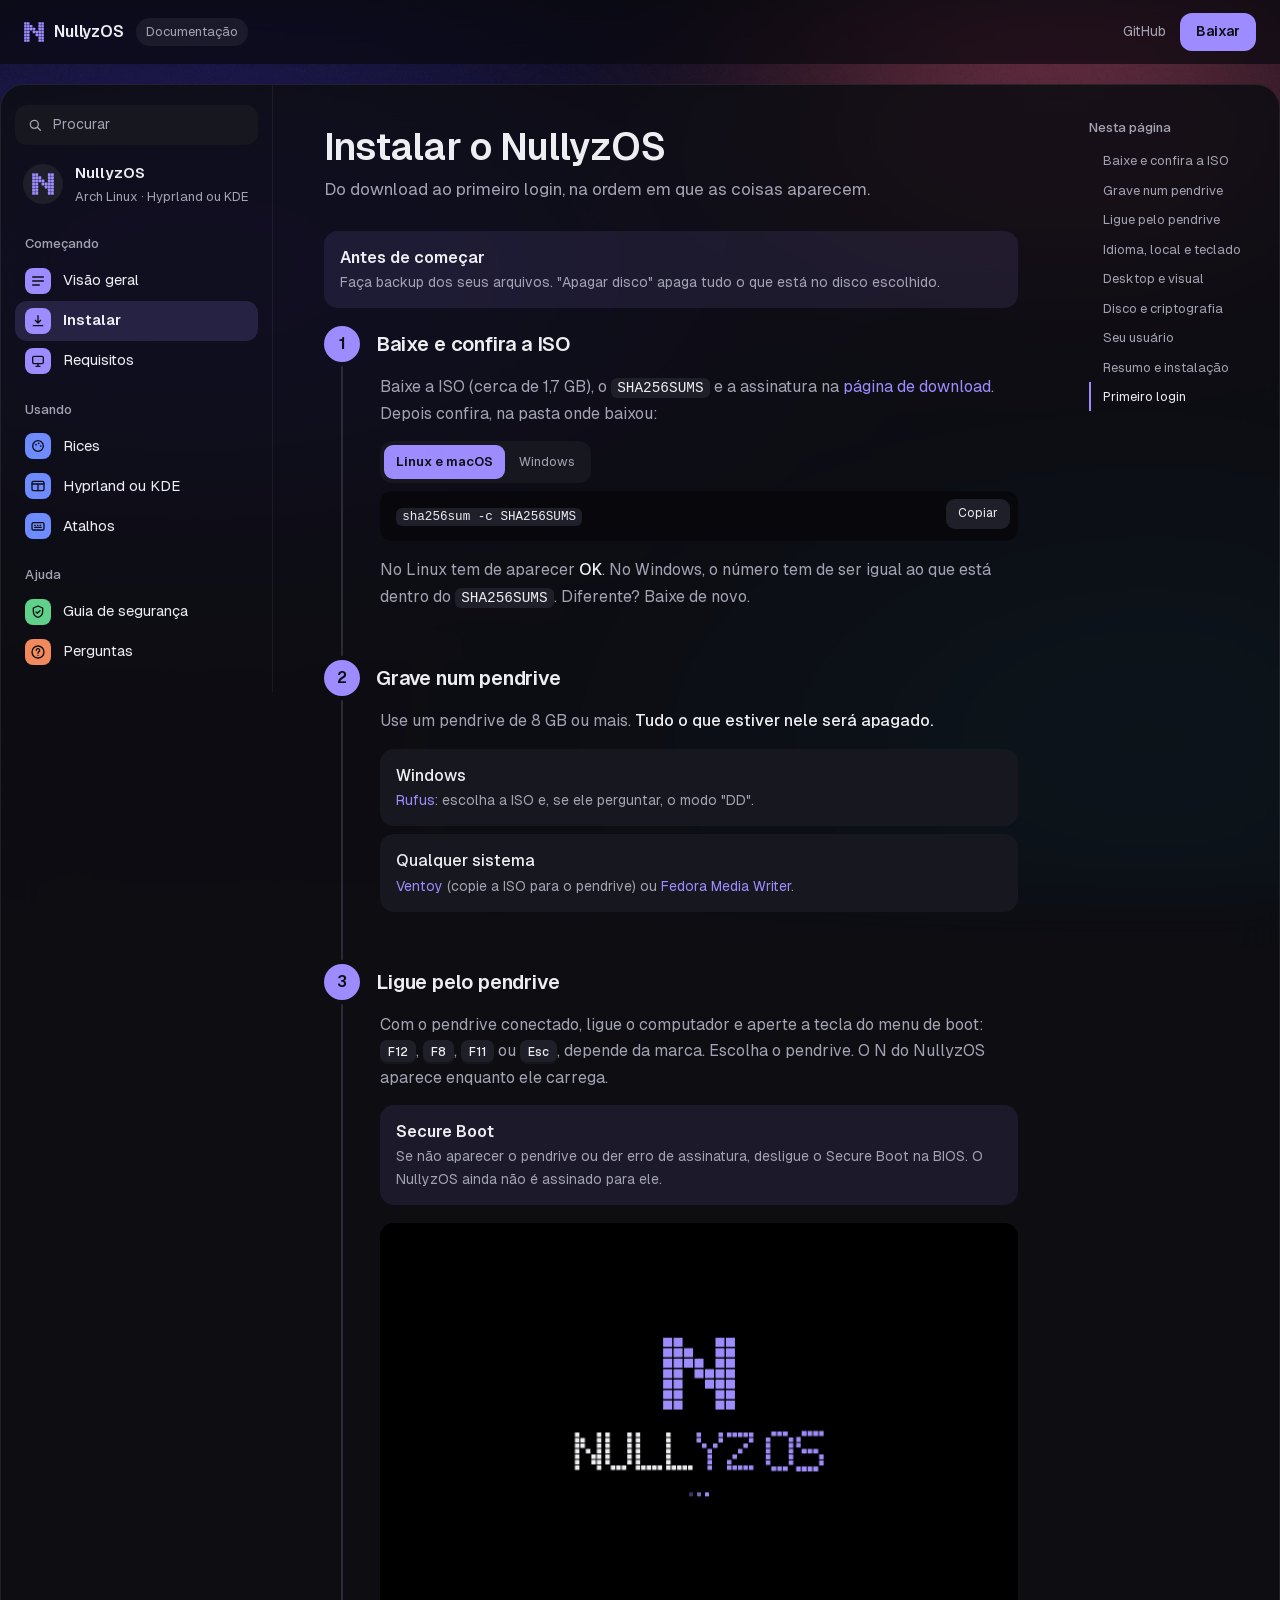
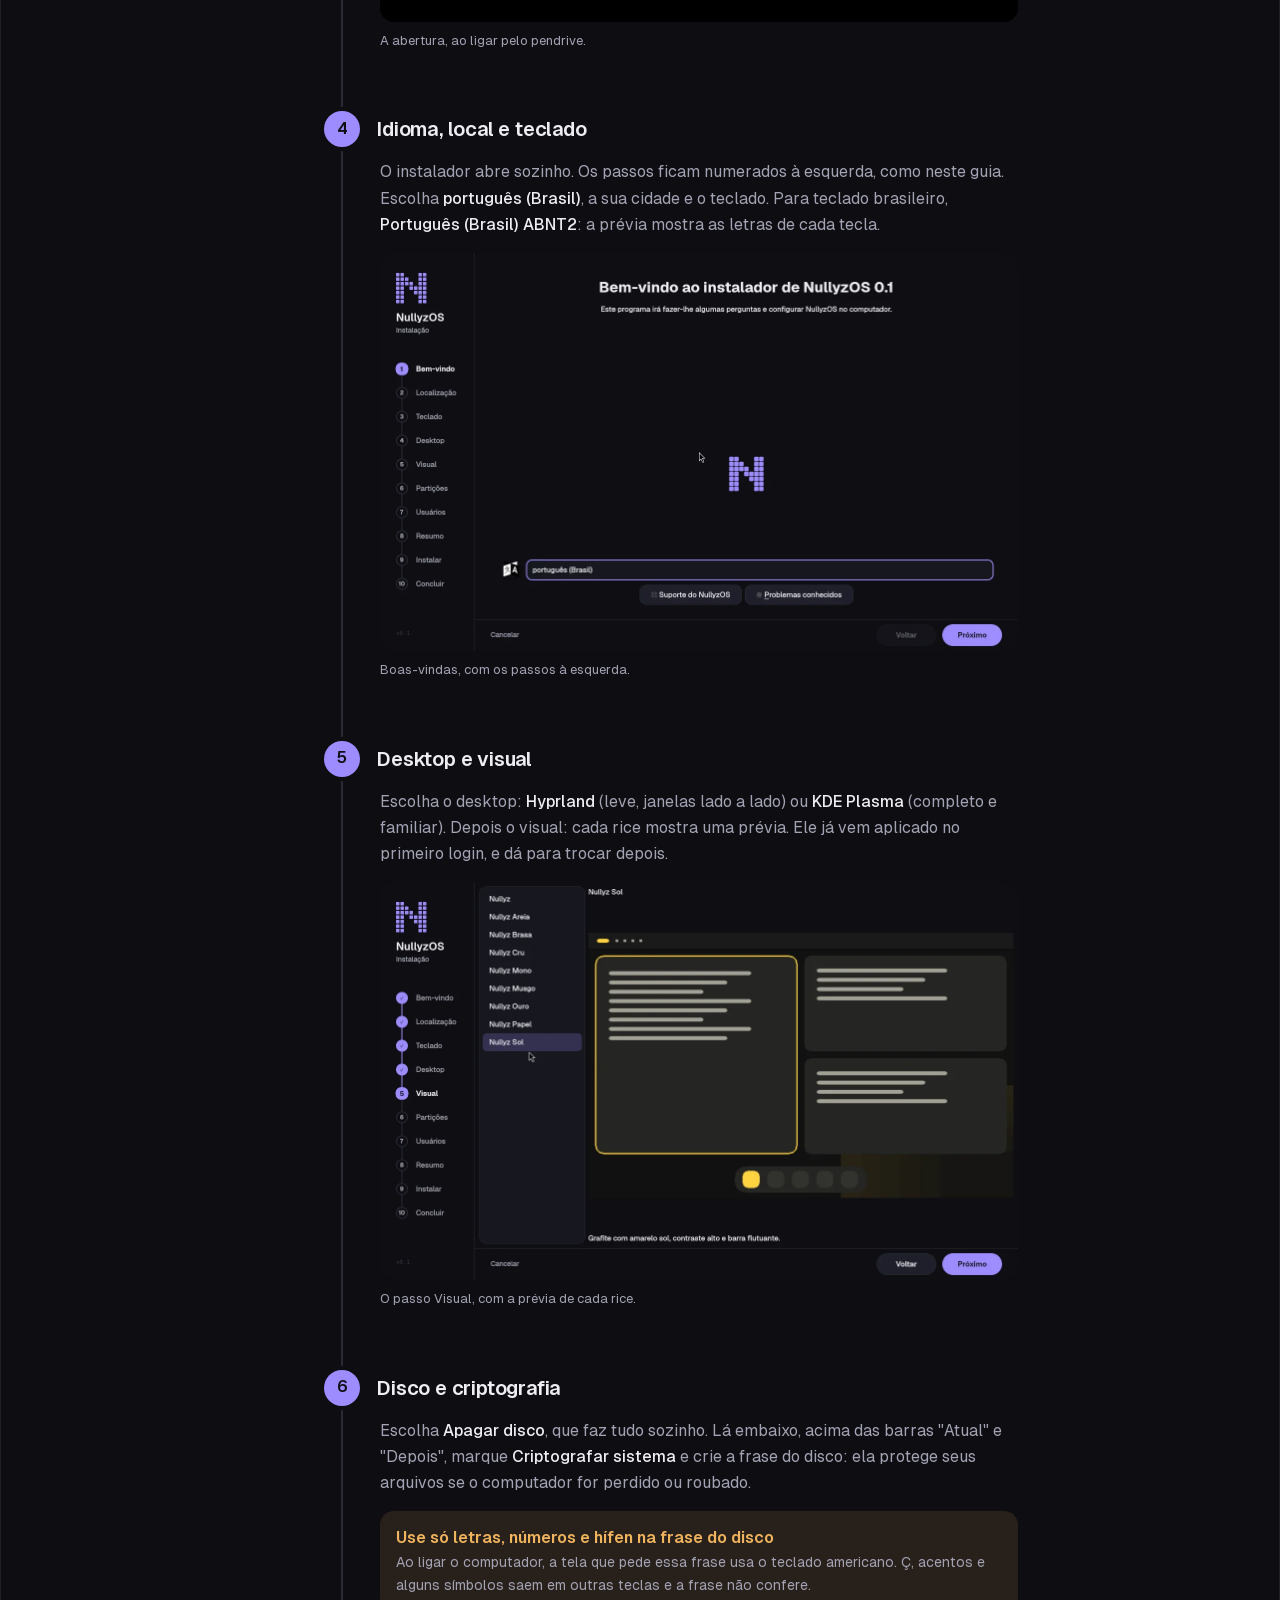
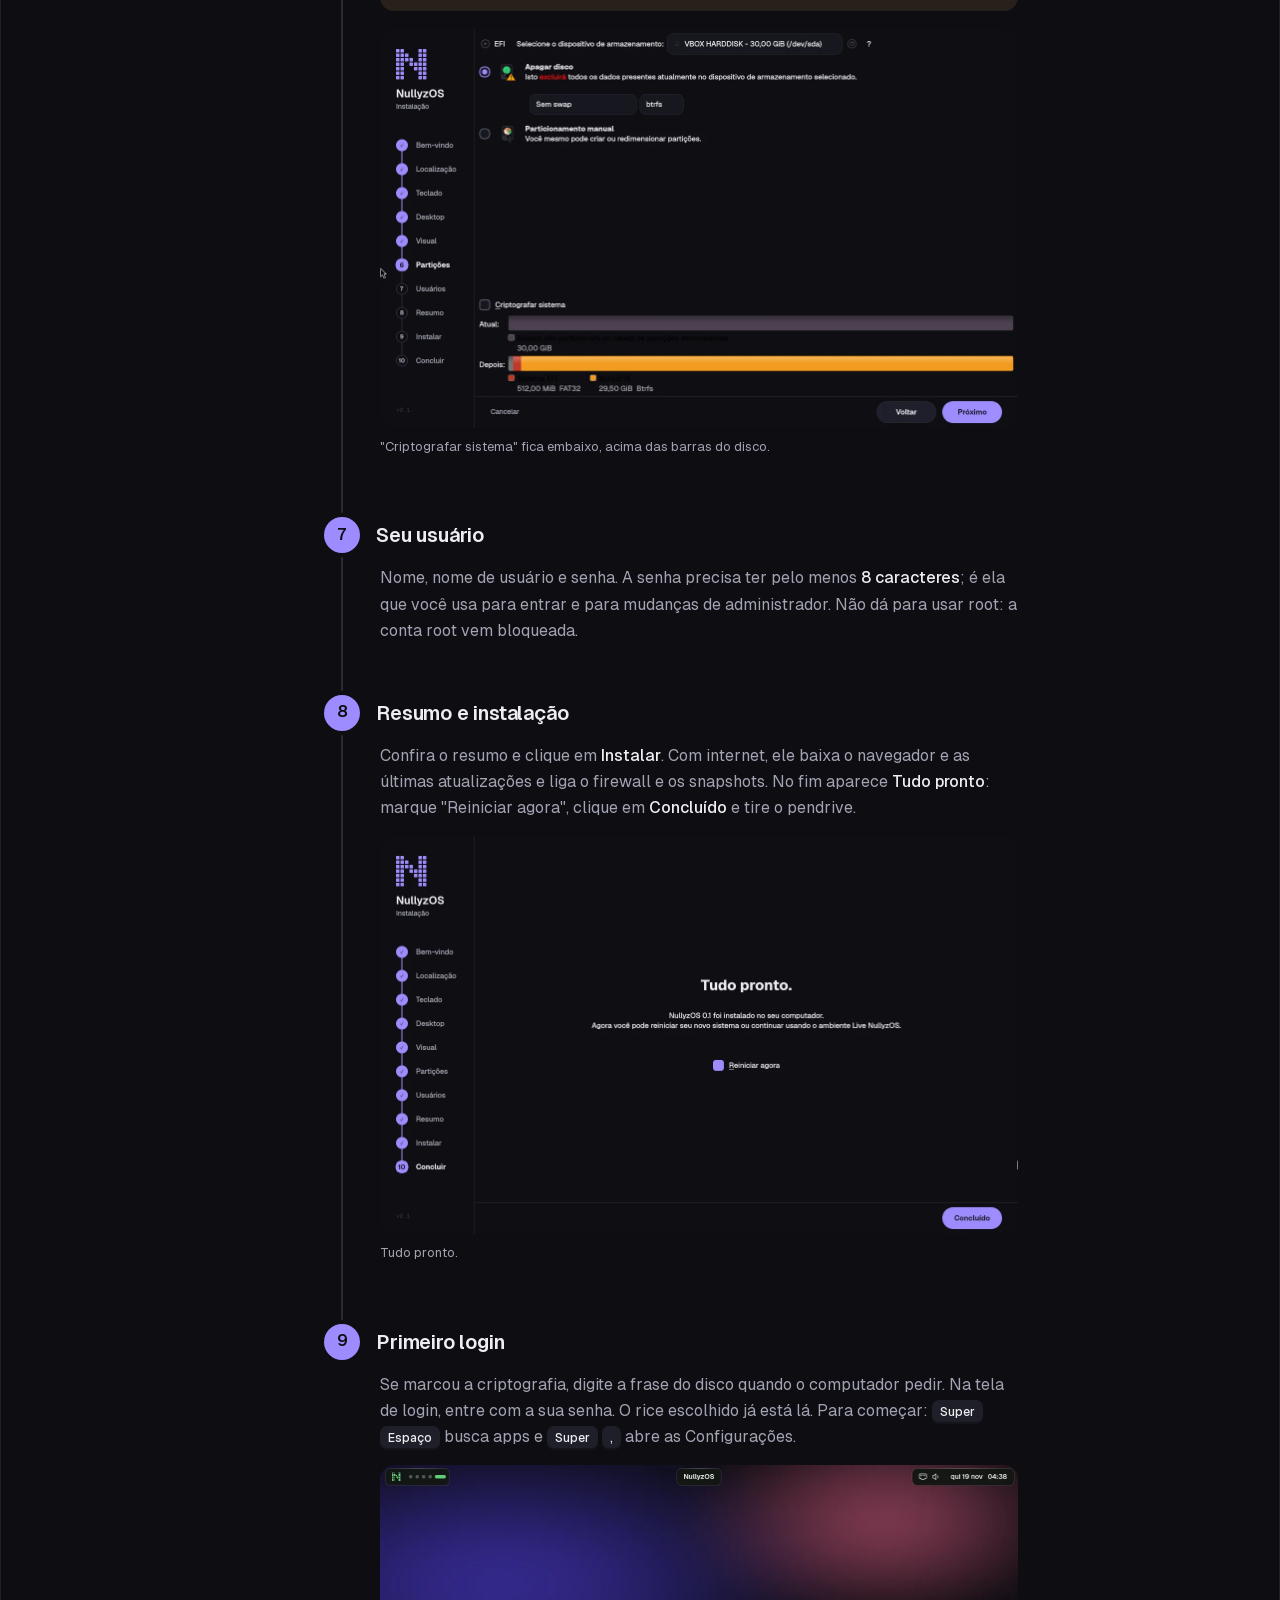
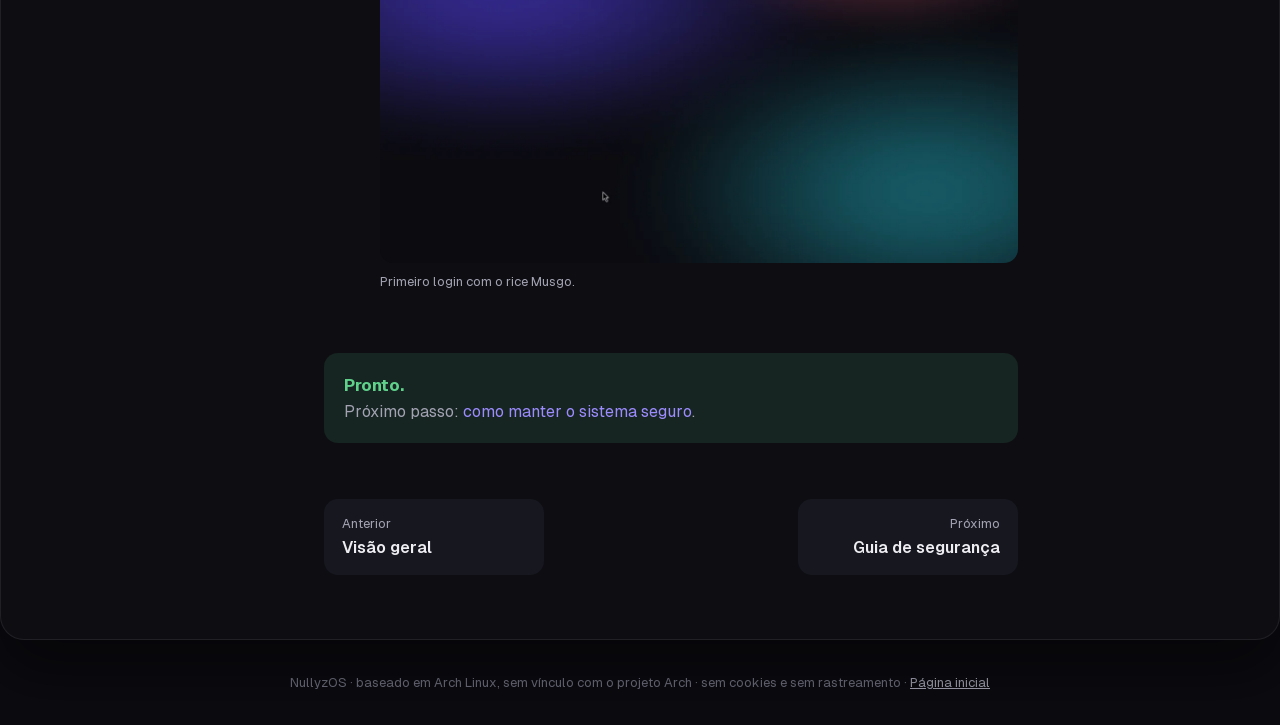
<file: site/instalar.html>
<!doctype html>
<html lang="pt-BR">
<head>
<meta charset="utf-8">
<meta name="viewport" content="width=device-width, initial-scale=1">
<title>Instalar · Documentação do NullyzOS</title>
<meta name="description" content="Passo a passo para instalar o NullyzOS: baixar e conferir a ISO, gravar no pendrive, instalar com ou sem criptografia e o primeiro login.">
<meta name="referrer" content="strict-origin-when-cross-origin">
<meta name="color-scheme" content="dark">
<link rel="icon" href="img/nullyz.svg" type="image/svg+xml">
<link rel="preload" href="fonts/Geist-Variable.woff2" as="font" type="font/woff2" crossorigin>
<link rel="stylesheet" href="css/docs.css">
<script src="js/docs.js" defer></script>
</head>
<!-- Gerado por gerar-docs.py a partir de conteudo/instalar.html. Não edite à mão. -->
<body>
<a class="pular" href="#conteudo">Pular para o conteúdo</a>
<img class="fundo" src="img/arte/hero.webp" width="2560" height="1440" alt="">

<header class="topo">
  <a class="marca" href="index.html"><img src="img/nullyz.svg" alt="" width="20" height="20"><span>NullyzOS</span></a>
  <span class="selo">Documentação</span>
  <div class="topo-dir">
    <a class="topo-link" href="https://github.com/Ruthraas/NullyzOS" rel="noopener noreferrer">GitHub</a>
    <a class="botao cheio" href="https://github.com/Ruthraas/NullyzOS/releases/latest" rel="noopener noreferrer">Baixar</a>
    <button class="menu" type="button" aria-expanded="false" aria-controls="lateral">Menu</button>
  </div>
</header>

<div class="janela">
  <nav class="lateral" id="lateral" aria-label="Documentação">
    <label class="busca"><svg viewBox="0 0 24 24" aria-hidden="true"><circle cx="11" cy="11" r="6"/><path d="m20 20-4.5-4.5"/></svg><span class="oculto">Procurar na documentação</span><input id="filtro" type="search" placeholder="Procurar" autocomplete="off"></label>
    <div class="versao"><span class="logo"><img src="img/nullyz.svg" alt="" width="22" height="22"></span><div><strong>NullyzOS</strong><span>Arch Linux · Hyprland ou KDE</span></div></div>
      <p class="grupo">Começando</p>
      <a href="docs.html"><span class="icone violeta" aria-hidden="true"><svg viewBox="0 0 24 24"><path d="M4 6h16M4 12h16M4 18h10"/></svg></span><span>Visão geral</span></a>
      <a href="instalar.html" aria-current="page"><span class="icone violeta" aria-hidden="true"><svg viewBox="0 0 24 24"><path d="M12 4v11m0 0-4-4m4 4 4-4M5 19h14"/></svg></span><span>Instalar</span></a>
      <a href="docs.html#requisitos"><span class="icone violeta" aria-hidden="true"><svg viewBox="0 0 24 24"><rect x="4" y="5" width="16" height="11" rx="2"/><path d="M9 20h6M12 16v4"/></svg></span><span>Requisitos</span></a>
      <p class="grupo">Usando</p>
      <a href="docs.html#rices"><span class="icone azul" aria-hidden="true"><svg viewBox="0 0 24 24"><circle cx="12" cy="12" r="8"/><circle cx="9" cy="10" r="1.3" class="cheio"/><circle cx="13" cy="8" r="1.3" class="cheio"/><circle cx="16" cy="12" r="1.3" class="cheio"/></svg></span><span>Rices</span></a>
      <a href="docs.html#desktops"><span class="icone azul" aria-hidden="true"><svg viewBox="0 0 24 24"><rect x="3" y="5" width="18" height="14" rx="2"/><path d="M3 9h18M12 9v10"/></svg></span><span>Hyprland ou KDE</span></a>
      <a href="docs.html#atalhos"><span class="icone azul" aria-hidden="true"><svg viewBox="0 0 24 24"><rect x="3" y="7" width="18" height="11" rx="2"/><path d="M7 11h1M11 11h1M15 11h1M7 14h10"/></svg></span><span>Atalhos</span></a>
      <p class="grupo">Ajuda</p>
      <a href="seguranca.html"><span class="icone verde" aria-hidden="true"><svg viewBox="0 0 24 24"><path d="M12 3 5 6v5c0 4.5 3 8 7 9 4-1 7-4.5 7-9V6z"/><path d="m9 12 2 2 4-4"/></svg></span><span>Guia de segurança</span></a>
      <a href="docs.html#perguntas"><span class="icone coral" aria-hidden="true"><svg viewBox="0 0 24 24"><circle cx="12" cy="12" r="9"/><path d="M9.5 9.5a2.5 2.5 0 1 1 3.5 2.3c-.6.3-1 .9-1 1.5V14"/><circle cx="12" cy="17" r="1" class="cheio"/></svg></span><span>Perguntas</span></a>
  </nav>

  <main class="conteudo" id="conteudo">
    <header class="cabeca">
      <h1>Instalar o NullyzOS</h1>
      <p class="sub">Do download ao primeiro login, na ordem em que as coisas aparecem.</p>
    </header>

    <div class="aviso">
      <strong>Antes de começar</strong>
      <span>Faça backup dos seus arquivos. "Apagar disco" apaga tudo o que está no disco escolhido.</span>
    </div>

    <ol class="passos">
      <li class="passo" id="passo-1">
        <div class="passo-cab"><span class="num">1</span><h2>Baixe e confira a ISO</h2></div>
        <p>Baixe a ISO (cerca de 1,7 GB), o <code>SHA256SUMS</code> e a assinatura na <a href="https://github.com/Ruthraas/NullyzOS/releases/latest" rel="noopener noreferrer">página de download</a>. Depois confira, na pasta onde baixou:</p>
        <div class="abas">
          <div class="abas-botoes" role="tablist" aria-label="Sistema">
            <button role="tab" aria-selected="true" aria-controls="c-linux" id="t-linux">Linux e macOS</button>
            <button role="tab" aria-selected="false" aria-controls="c-win" id="t-win" tabindex="-1">Windows</button>
          </div>
          <div class="codigo" role="tabpanel" id="c-linux" aria-labelledby="t-linux"><pre><code>sha256sum -c SHA256SUMS</code></pre><button class="copiar" type="button">Copiar</button></div>
          <div class="codigo" role="tabpanel" id="c-win" aria-labelledby="t-win" hidden><pre><code>Get-FileHash .\nullyzos*.iso -Algorithm SHA256</code></pre><button class="copiar" type="button">Copiar</button></div>
        </div>
        <p>No Linux tem de aparecer <strong>OK</strong>. No Windows, o número tem de ser igual ao que está dentro do <code>SHA256SUMS</code>. Diferente? Baixe de novo.</p>
      </li>

      <li class="passo" id="passo-2">
        <div class="passo-cab"><span class="num">2</span><h2>Grave num pendrive</h2></div>
        <p>Use um pendrive de 8 GB ou mais. <strong>Tudo o que estiver nele será apagado.</strong></p>
        <div class="linhas">
          <div class="linha"><div><strong>Windows</strong><span><a href="https://rufus.ie" rel="noopener noreferrer">Rufus</a>: escolha a ISO e, se ele perguntar, o modo "DD".</span></div></div>
          <div class="linha"><div><strong>Qualquer sistema</strong><span><a href="https://www.ventoy.net" rel="noopener noreferrer">Ventoy</a> (copie a ISO para o pendrive) ou <a href="https://github.com/FedoraQt/MediaWriter" rel="noopener noreferrer">Fedora Media Writer</a>.</span></div></div>
        </div>
      </li>

      <li class="passo" id="passo-3">
        <div class="passo-cab"><span class="num">3</span><h2>Ligue pelo pendrive</h2></div>
        <p>Com o pendrive conectado, ligue o computador e aperte a tecla do menu de boot: <kbd>F12</kbd>, <kbd>F8</kbd>, <kbd>F11</kbd> ou <kbd>Esc</kbd>, depende da marca. Escolha o pendrive. O N do NullyzOS aparece enquanto ele carrega.</p>
        <div class="aviso"><strong>Secure Boot</strong><span>Se não aparecer o pendrive ou der erro de assinatura, desligue o Secure Boot na BIOS. O NullyzOS ainda não é assinado para ele.</span></div>
        <figure class="tela"><img src="img/guia/boot.webp" width="1280" height="800" loading="lazy" alt="Tela de abertura do NullyzOS: o N em pixels e o nome NULLYZOS."><figcaption>A abertura, ao ligar pelo pendrive.</figcaption></figure>
      </li>

      <li class="passo" id="passo-4">
        <div class="passo-cab"><span class="num">4</span><h2>Idioma, local e teclado</h2></div>
        <p>O instalador abre sozinho. Os passos ficam numerados à esquerda, como neste guia. Escolha <strong>português (Brasil)</strong>, a sua cidade e o teclado. Para teclado brasileiro, <strong>Português (Brasil) ABNT2</strong>: a prévia mostra as letras de cada tecla.</p>
        <figure class="tela"><img src="img/guia/boas-vindas.webp" width="1280" height="800" loading="lazy" alt="Instalador do NullyzOS na tela de boas-vindas, com a lista de passos à esquerda e o idioma português (Brasil)."><figcaption>Boas-vindas, com os passos à esquerda.</figcaption></figure>
      </li>

      <li class="passo" id="passo-5">
        <div class="passo-cab"><span class="num">5</span><h2>Desktop e visual</h2></div>
        <p>Escolha o desktop: <strong>Hyprland</strong> (leve, janelas lado a lado) ou <strong>KDE Plasma</strong> (completo e familiar). Depois o visual: cada rice mostra uma prévia. Ele já vem aplicado no primeiro login, e dá para trocar depois.</p>
        <figure class="tela"><img src="img/guia/visual.webp" width="1280" height="800" loading="lazy" alt="Passo Visual do instalador: lista de rices à esquerda e a prévia do rice Sol."><figcaption>O passo Visual, com a prévia de cada rice.</figcaption></figure>
      </li>

      <li class="passo" id="passo-6">
        <div class="passo-cab"><span class="num">6</span><h2>Disco e criptografia</h2></div>
        <p>Escolha <strong>Apagar disco</strong>, que faz tudo sozinho. Lá embaixo, acima das barras "Atual" e "Depois", marque <strong>Criptografar sistema</strong> e crie a frase do disco: ela protege seus arquivos se o computador for perdido ou roubado.</p>
        <div class="aviso alerta"><strong>Use só letras, números e hífen na frase do disco</strong><span>Ao ligar o computador, a tela que pede essa frase usa o teclado americano. Ç, acentos e alguns símbolos saem em outras teclas e a frase não confere.</span></div>
        <figure class="tela"><img src="img/guia/particoes.webp" width="1280" height="800" loading="lazy" alt="Passo Partições: Apagar disco marcado e, embaixo, a caixa Criptografar sistema."><figcaption>"Criptografar sistema" fica embaixo, acima das barras do disco.</figcaption></figure>
      </li>

      <li class="passo" id="passo-7">
        <div class="passo-cab"><span class="num">7</span><h2>Seu usuário</h2></div>
        <p>Nome, nome de usuário e senha. A senha precisa ter pelo menos <strong>8 caracteres</strong>; é ela que você usa para entrar e para mudanças de administrador. Não dá para usar root: a conta root vem bloqueada.</p>
      </li>

      <li class="passo" id="passo-8">
        <div class="passo-cab"><span class="num">8</span><h2>Resumo e instalação</h2></div>
        <p>Confira o resumo e clique em <strong>Instalar</strong>. Com internet, ele baixa o navegador e as últimas atualizações e liga o firewall e os snapshots. No fim aparece <strong>Tudo pronto</strong>: marque "Reiniciar agora", clique em <strong>Concluído</strong> e tire o pendrive.</p>
        <figure class="tela"><img src="img/guia/concluido.webp" width="1280" height="800" loading="lazy" alt="Fim da instalação: Tudo pronto, com a opção Reiniciar agora e o botão Concluído."><figcaption>Tudo pronto.</figcaption></figure>
      </li>

      <li class="passo" id="passo-9">
        <div class="passo-cab"><span class="num">9</span><h2>Primeiro login</h2></div>
        <p>Se marcou a criptografia, digite a frase do disco quando o computador pedir. Na tela de login, entre com a sua senha. O rice escolhido já está lá. Para começar: <kbd>Super</kbd> <kbd>Espaço</kbd> busca apps e <kbd>Super</kbd> <kbd>,</kbd> abre as Configurações.</p>
        <figure class="tela"><img src="img/guia/primeiro-login.webp" width="1280" height="800" loading="lazy" alt="Primeiro login no Hyprland com o rice Musgo: barra em ilhas verde sobre o fundo do NullyzOS."><figcaption>Primeiro login com o rice Musgo.</figcaption></figure>
      </li>
    </ol>

    <div class="fim">
      <strong>Pronto.</strong>
      <span>Próximo passo: <a href="seguranca.html">como manter o sistema seguro</a>.</span>
    </div>
    <nav class="seguir" aria-label="Páginas">
      <a class="ant" href="docs.html"><span>Anterior</span><strong>Visão geral</strong></a>
      <a class="prox" href="seguranca.html"><span>Próximo</span><strong>Guia de segurança</strong></a>
    </nav>
  </main>

  <aside class="indice" aria-label="Nesta página">
    <p class="grupo">Nesta página</p>
      <a href="#passo-1">Baixe e confira a ISO</a>
      <a href="#passo-2">Grave num pendrive</a>
      <a href="#passo-3">Ligue pelo pendrive</a>
      <a href="#passo-4">Idioma, local e teclado</a>
      <a href="#passo-5">Desktop e visual</a>
      <a href="#passo-6">Disco e criptografia</a>
      <a href="#passo-7">Seu usuário</a>
      <a href="#passo-8">Resumo e instalação</a>
      <a href="#passo-9">Primeiro login</a>
  </aside>
</div>

<footer class="rodape">
  <p>NullyzOS · baseado em Arch Linux, sem vínculo com o projeto Arch · sem cookies e sem rastreamento · <a href="index.html">Página inicial</a></p>
</footer>
</body>
</html>
</file>
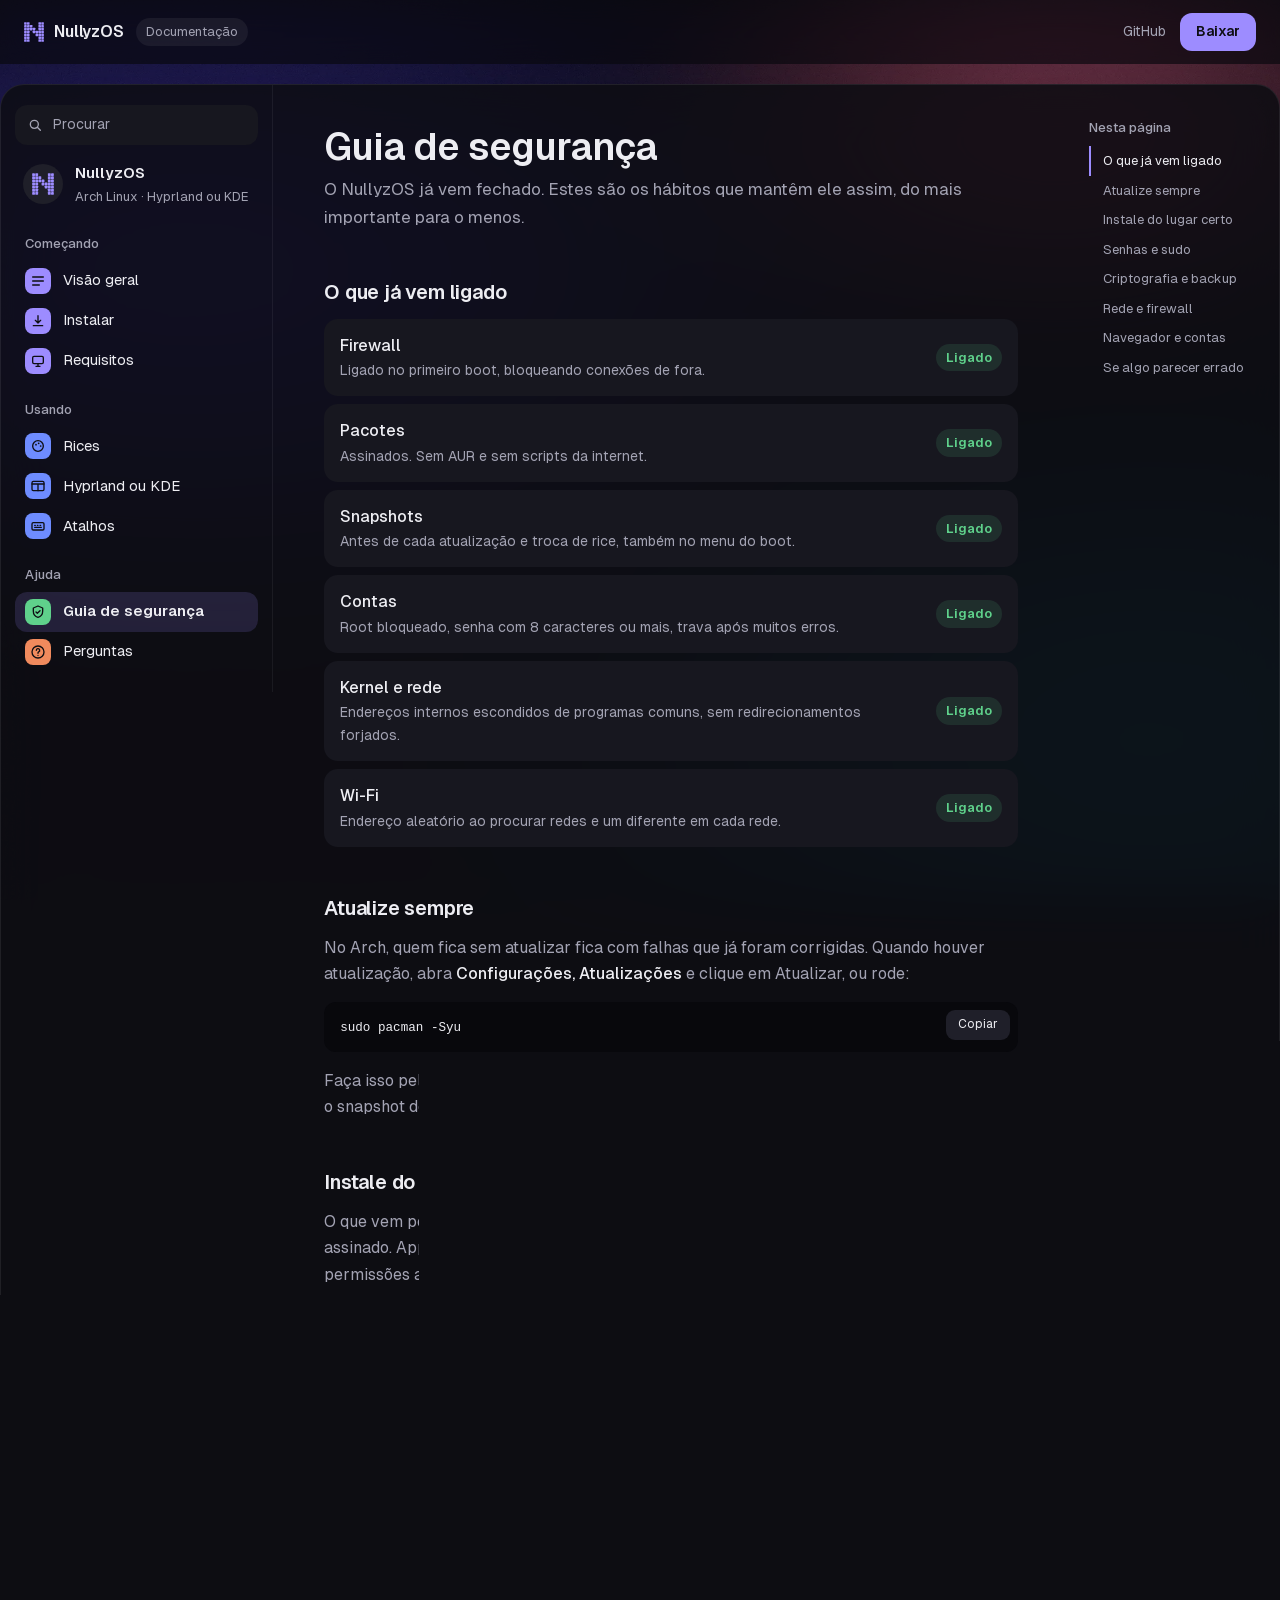
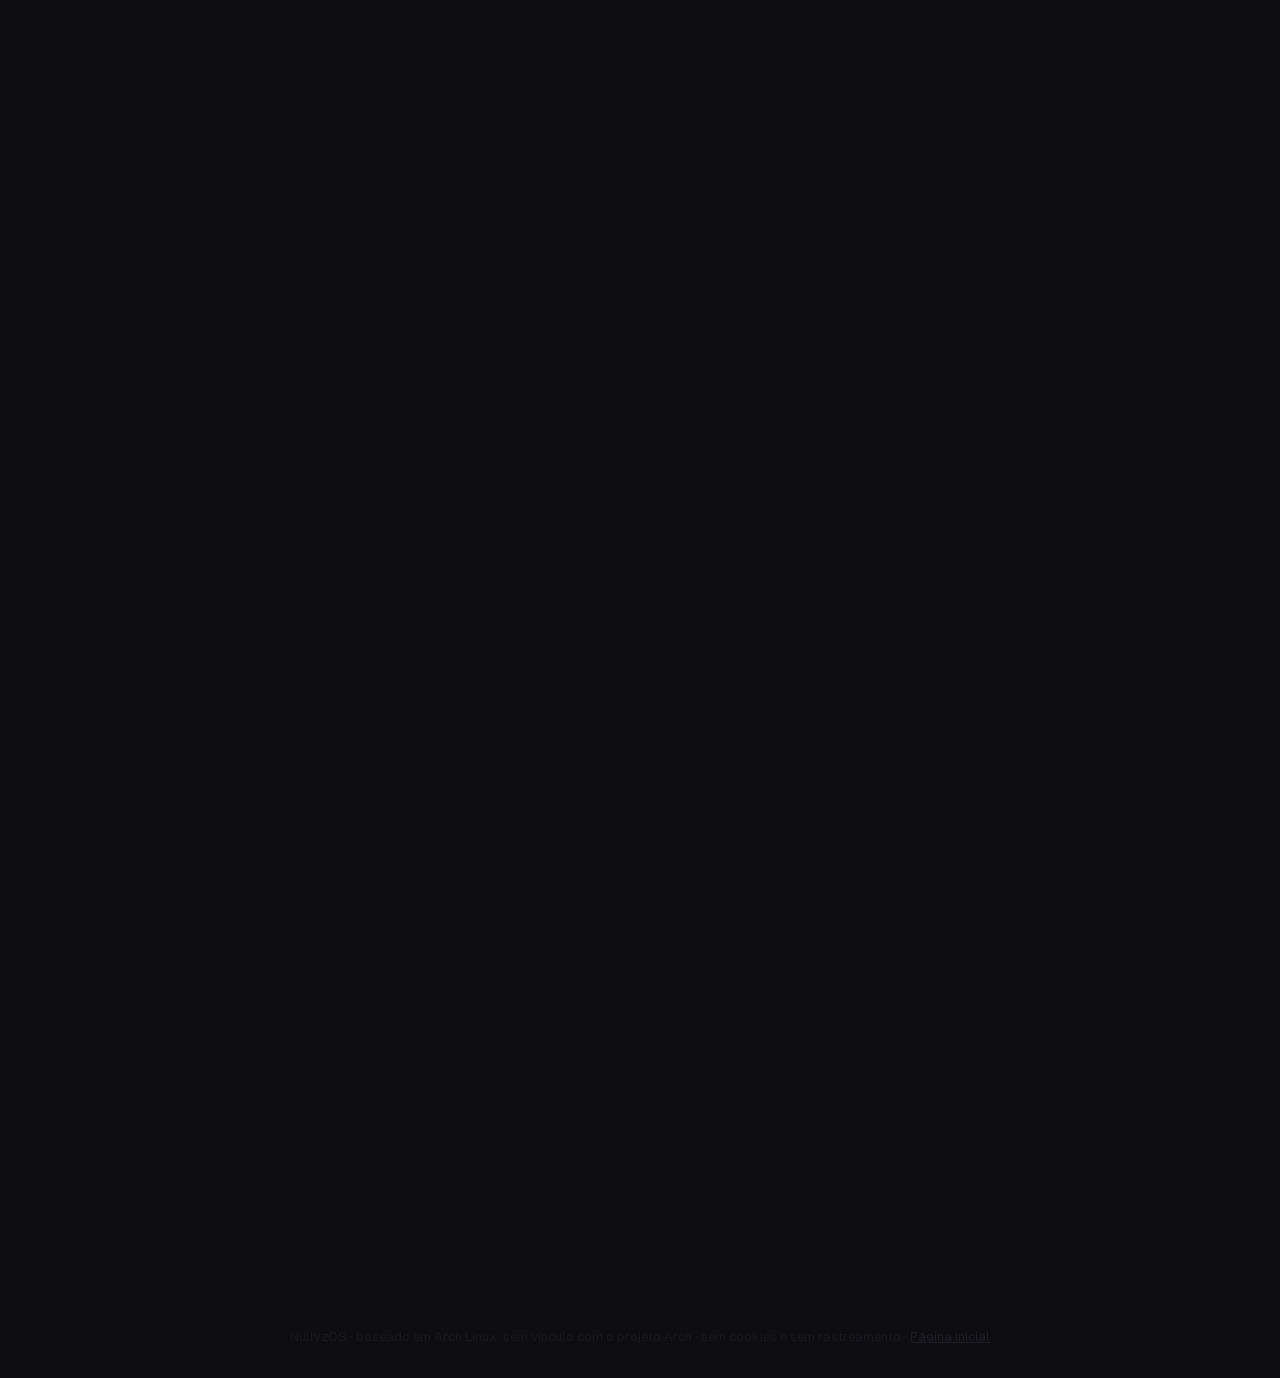
<file: site/seguranca.html>
<!doctype html>
<html lang="pt-BR">
<head>
<meta charset="utf-8">
<meta name="viewport" content="width=device-width, initial-scale=1">
<title>Guia de segurança · Documentação do NullyzOS</title>
<meta name="description" content="Como manter o seu NullyzOS seguro: atualizações, de onde instalar, senhas, criptografia, backup, firewall e navegador.">
<meta name="referrer" content="strict-origin-when-cross-origin">
<meta name="color-scheme" content="dark">
<link rel="icon" href="img/nullyz.svg" type="image/svg+xml">
<link rel="preload" href="fonts/Geist-Variable.woff2" as="font" type="font/woff2" crossorigin>
<link rel="stylesheet" href="css/docs.css">
<script src="js/docs.js" defer></script>
</head>
<!-- Gerado por gerar-docs.py a partir de conteudo/seguranca.html. Não edite à mão. -->
<body>
<a class="pular" href="#conteudo">Pular para o conteúdo</a>
<img class="fundo" src="img/arte/hero.webp" width="2560" height="1440" alt="">

<header class="topo">
  <a class="marca" href="index.html"><img src="img/nullyz.svg" alt="" width="20" height="20"><span>NullyzOS</span></a>
  <span class="selo">Documentação</span>
  <div class="topo-dir">
    <a class="topo-link" href="https://github.com/Ruthraas/NullyzOS" rel="noopener noreferrer">GitHub</a>
    <a class="botao cheio" href="https://github.com/Ruthraas/NullyzOS/releases/latest" rel="noopener noreferrer">Baixar</a>
    <button class="menu" type="button" aria-expanded="false" aria-controls="lateral">Menu</button>
  </div>
</header>

<div class="janela">
  <nav class="lateral" id="lateral" aria-label="Documentação">
    <label class="busca"><svg viewBox="0 0 24 24" aria-hidden="true"><circle cx="11" cy="11" r="6"/><path d="m20 20-4.5-4.5"/></svg><span class="oculto">Procurar na documentação</span><input id="filtro" type="search" placeholder="Procurar" autocomplete="off"></label>
    <div class="versao"><span class="logo"><img src="img/nullyz.svg" alt="" width="22" height="22"></span><div><strong>NullyzOS</strong><span>Arch Linux · Hyprland ou KDE</span></div></div>
      <p class="grupo">Começando</p>
      <a href="docs.html"><span class="icone violeta" aria-hidden="true"><svg viewBox="0 0 24 24"><path d="M4 6h16M4 12h16M4 18h10"/></svg></span><span>Visão geral</span></a>
      <a href="instalar.html"><span class="icone violeta" aria-hidden="true"><svg viewBox="0 0 24 24"><path d="M12 4v11m0 0-4-4m4 4 4-4M5 19h14"/></svg></span><span>Instalar</span></a>
      <a href="docs.html#requisitos"><span class="icone violeta" aria-hidden="true"><svg viewBox="0 0 24 24"><rect x="4" y="5" width="16" height="11" rx="2"/><path d="M9 20h6M12 16v4"/></svg></span><span>Requisitos</span></a>
      <p class="grupo">Usando</p>
      <a href="docs.html#rices"><span class="icone azul" aria-hidden="true"><svg viewBox="0 0 24 24"><circle cx="12" cy="12" r="8"/><circle cx="9" cy="10" r="1.3" class="cheio"/><circle cx="13" cy="8" r="1.3" class="cheio"/><circle cx="16" cy="12" r="1.3" class="cheio"/></svg></span><span>Rices</span></a>
      <a href="docs.html#desktops"><span class="icone azul" aria-hidden="true"><svg viewBox="0 0 24 24"><rect x="3" y="5" width="18" height="14" rx="2"/><path d="M3 9h18M12 9v10"/></svg></span><span>Hyprland ou KDE</span></a>
      <a href="docs.html#atalhos"><span class="icone azul" aria-hidden="true"><svg viewBox="0 0 24 24"><rect x="3" y="7" width="18" height="11" rx="2"/><path d="M7 11h1M11 11h1M15 11h1M7 14h10"/></svg></span><span>Atalhos</span></a>
      <p class="grupo">Ajuda</p>
      <a href="seguranca.html" aria-current="page"><span class="icone verde" aria-hidden="true"><svg viewBox="0 0 24 24"><path d="M12 3 5 6v5c0 4.5 3 8 7 9 4-1 7-4.5 7-9V6z"/><path d="m9 12 2 2 4-4"/></svg></span><span>Guia de segurança</span></a>
      <a href="docs.html#perguntas"><span class="icone coral" aria-hidden="true"><svg viewBox="0 0 24 24"><circle cx="12" cy="12" r="9"/><path d="M9.5 9.5a2.5 2.5 0 1 1 3.5 2.3c-.6.3-1 .9-1 1.5V14"/><circle cx="12" cy="17" r="1" class="cheio"/></svg></span><span>Perguntas</span></a>
  </nav>

  <main class="conteudo" id="conteudo">

    <header class="cabeca">
      <h1>Guia de segurança</h1>
      <p class="sub">O NullyzOS já vem fechado. Estes são os hábitos que mantêm ele assim, do mais importante para o menos.</p>
    </header>

    <h2 id="ja-vem">O que já vem ligado</h2>
    <div class="linhas">
      <div class="linha"><div><strong>Firewall</strong><span>Ligado no primeiro boot, bloqueando conexões de fora.</span></div><span class="ok">Ligado</span></div>
      <div class="linha"><div><strong>Pacotes</strong><span>Assinados. Sem AUR e sem scripts da internet.</span></div><span class="ok">Ligado</span></div>
      <div class="linha"><div><strong>Snapshots</strong><span>Antes de cada atualização e troca de rice, também no menu do boot.</span></div><span class="ok">Ligado</span></div>
      <div class="linha"><div><strong>Contas</strong><span>Root bloqueado, senha com 8 caracteres ou mais, trava após muitos erros.</span></div><span class="ok">Ligado</span></div>
      <div class="linha"><div><strong>Kernel e rede</strong><span>Endereços internos escondidos de programas comuns, sem redirecionamentos forjados.</span></div><span class="ok">Ligado</span></div>
      <div class="linha"><div><strong>Wi-Fi</strong><span>Endereço aleatório ao procurar redes e um diferente em cada rede.</span></div><span class="ok">Ligado</span></div>
    </div>

    <h2 id="atualize">Atualize sempre</h2>
    <p>No Arch, quem fica sem atualizar fica com falhas que já foram corrigidas. Quando houver atualização, abra <strong>Configurações, Atualizações</strong> e clique em Atualizar, ou rode:</p>
    <div class="codigo"><pre><code>sudo pacman -Syu</code></pre><button class="copiar" type="button">Copiar</button></div>
    <p>Faça isso pelo menos uma vez por semana. Se algo quebrar depois, escolha no menu do boot o snapshot de antes e o computador volta como estava. Se o kernel foi atualizado, reinicie.</p>

    <h2 id="instale">Instale do lugar certo</h2>
    <p>O que vem pelo <strong>pacman</strong> sai dos repositórios oficiais do Arch ou do NullyzOS, e chega assinado. Apps com interface vêm da <strong>loja (Flathub)</strong>: prefira os verificados e veja as permissões antes de instalar.</p>
    <ul>
      <li>Não use o AUR nem ajudantes como yay e paru: qualquer pessoa publica lá, sem revisão.</li>
      <li>Nunca rode um comando do tipo <code>curl … | bash</code>. Ele executa um programa da internet sem você ver o que faz.</li>
      <li>Desconfie de tutorial que manda desligar o firewall, rodar tudo com sudo ou usar <code>chmod 777</code>.</li>
      <li>Arquivo <code>.sh</code> ou <code>.AppImage</code> de origem desconhecida: não rode.</li>
    </ul>

    <h2 id="senhas">Senhas e sudo</h2>
    <ul>
      <li>Use uma frase longa, só sua, que você não repete em nenhum site.</li>
      <li>Quando uma janela pedir a senha, leia o que ela vai fazer. Se você não pediu nada, cancele.</li>
      <li>Saiu de perto do computador: <kbd>Super</kbd> <kbd>L</kbd> bloqueia a tela.</li>
    </ul>

    <h2 id="disco">Criptografia e backup</h2>
    <p>Na instalação, marque <strong>Criptografar o sistema</strong>. A caixa fica embaixo, acima das barras do disco. Use na frase só letras, números e hífen: ao ligar, a tela que pede essa senha usa o teclado americano, e ç, acentos e alguns símbolos saem em outras teclas. Se o notebook for roubado, ninguém lê seus arquivos sem a senha do disco. Não dá para ligar depois sem reinstalar.</p>
    <div class="aviso"><strong>Snapshot não é backup.</strong><span>Ele fica no mesmo disco. Guarde uma cópia dos arquivos importantes num HD externo ou numa nuvem, e teste de vez em quando se ela abre.</span></div>

    <h2 id="rede">Rede e firewall</h2>
    <p>Deixe o firewall ligado. Se um programa precisar receber conexões, libere só a porta dele:</p>
    <div class="codigo"><pre><code>sudo ufw allow 25565/tcp</code></pre><button class="copiar" type="button">Copiar</button></div>
    <p>Em Wi-Fi público, só entre em sites com HTTPS e, se puder, use uma VPN de confiança.</p>

    <h2 id="navegador">Navegador e contas</h2>
    <ul>
      <li>O Brave já vem instalado e se atualiza pela loja. Instale poucas extensões, só as que conhece.</li>
      <li>Ligue a verificação em duas etapas no e-mail, no banco e nas redes sociais.</li>
      <li>Use um gerenciador de senhas, como KeePassXC ou Bitwarden, da loja.</li>
      <li>Mensagem com pressa, prêmio ou ameaça é golpe até provar o contrário.</li>
    </ul>

    <h2 id="sinais">Se algo parecer errado</h2>
    <p>Lentidão do nada, pedido de senha sem motivo, programa que você não instalou: desconecte da internet, volte para um snapshot de antes do problema e troque as senhas importantes usando outro aparelho.</p>
    <p>Achou uma falha de segurança no NullyzOS? Conte pelo <a href="https://github.com/Ruthraas/NullyzOS/security/advisories/new" rel="noopener noreferrer">aviso privado do GitHub</a>, não em issue pública.</p>
    <nav class="seguir" aria-label="Páginas">
      <a class="ant" href="instalar.html"><span>Anterior</span><strong>Instalar</strong></a>
      <span></span>
    </nav>
  </main>

  <aside class="indice" aria-label="Nesta página">
    <p class="grupo">Nesta página</p>
      <a href="#ja-vem">O que já vem ligado</a>
      <a href="#atualize">Atualize sempre</a>
      <a href="#instale">Instale do lugar certo</a>
      <a href="#senhas">Senhas e sudo</a>
      <a href="#disco">Criptografia e backup</a>
      <a href="#rede">Rede e firewall</a>
      <a href="#navegador">Navegador e contas</a>
      <a href="#sinais">Se algo parecer errado</a>
  </aside>
</div>

<footer class="rodape">
  <p>NullyzOS · baseado em Arch Linux, sem vínculo com o projeto Arch · sem cookies e sem rastreamento · <a href="index.html">Página inicial</a></p>
</footer>
</body>
</html>
</file>
<file: site/css/site.css>
/* NullyzOS — página inicial. Geist e Geist Pixel locais, nada carregado de fora. */

@font-face { font-family: "Geist"; src: url("../fonts/Geist-Variable.woff2") format("woff2"); font-weight: 100 900; font-display: swap; }
@font-face { font-family: "Geist Pixel"; src: url("../fonts/GeistPixel-Square.woff2") format("woff2"); font-display: swap; }

:root {
  --fundo: #050507;
  --painel: #0d0d11;
  --painel-alto: #15151b;
  --linha: rgba(255, 255, 255, .08);
  --linha-forte: rgba(255, 255, 255, .14);
  --tinta: #f2f2f5;
  --suave: #a3a3ad;
  --destaque: #9d8cff;
  --sair: cubic-bezier(.16, 1, .3, 1);
  --margem: clamp(20px, 4vw, 64px);
  color-scheme: dark;
}

*, *::before, *::after { box-sizing: border-box; }
html { -webkit-text-size-adjust: 100%; scroll-padding-top: 88px; }
@media (prefers-reduced-motion: no-preference) { html { scroll-behavior: smooth; } }
body { margin: 0; overflow-x: clip; background: var(--fundo); color: var(--tinta); font: 400 17px/1.65 "Geist", system-ui, sans-serif; -webkit-font-smoothing: antialiased; }
img { display: block; max-width: 100%; height: auto; }
a { color: inherit; }
h1, h2, h3, p, ol { margin: 0; }
:focus-visible { outline: 2px solid var(--destaque); outline-offset: 3px; border-radius: 6px; }
::selection { background: #3b3360; }
.pixel { font-family: "Geist Pixel", "Geist", monospace; font-weight: 400; letter-spacing: 0; }
.pular { position: fixed; left: 16px; top: -60px; z-index: 100; background: var(--tinta); color: #000; padding: 8px 14px; border-radius: 8px; }
.pular:focus { top: 12px; }

/* ---- Navbar: a barra de menus do NullyzOS ---------------------------------------------- */
.nav {
  position: fixed; z-index: 50; top: 14px; left: 50%; translate: -50% 0;
  width: min(1120px, calc(100% - 28px)); height: 52px;
  display: grid; grid-template-columns: 1fr auto 1fr; align-items: center; gap: 12px;
  padding: 0 8px 0 18px; border-radius: 16px;
  background: rgba(16, 16, 22, .45); border: 1px solid var(--linha);
  backdrop-filter: blur(18px) saturate(1.5); -webkit-backdrop-filter: blur(18px) saturate(1.5);
  transition: width .6s var(--sair), top .6s var(--sair), background-color .4s ease, border-color .4s ease;
}
.nav.rolou { top: 10px; width: min(920px, calc(100% - 20px)); background: rgba(10, 10, 14, .78); border-color: var(--linha-forte); }
.nav-marca { display: inline-flex; align-items: center; gap: 10px; font-weight: 600; text-decoration: none; letter-spacing: -0.01em; }
.nav-links { position: relative; display: flex; gap: 2px; padding: 4px; border-radius: 12px; }
.nav-links a { position: relative; z-index: 1; padding: 6px 14px; font-size: 14px; color: var(--suave); text-decoration: none; border-radius: 9px; transition: color .25s ease; }
.nav-links a:hover, .nav-links a.ativo { color: var(--tinta); }
.nav-pilula { position: absolute; z-index: 0; top: 4px; bottom: 4px; left: 0; width: 0; border-radius: 9px; background: rgba(255, 255, 255, .09); opacity: 0; transition: transform .45s var(--sair), width .45s var(--sair), opacity .3s ease; }
.nav-dir { justify-self: end; display: flex; align-items: center; gap: 10px; }
.nav-relogio { font-size: 13px; color: var(--suave); font-variant-numeric: tabular-nums; }
.nav-botao { font-size: 14px; font-weight: 500; text-decoration: none; padding: 7px 14px; border-radius: 10px; background: var(--tinta); color: #000; transition: background-color .2s ease, transform .2s var(--sair); }
.nav-botao:hover { background: #fff; }
.nav-botao:active { transform: scale(.96); }
.nav-menu { display: none; width: 38px; height: 38px; border: 0; border-radius: 10px; background: rgba(255, 255, 255, .06); cursor: pointer; flex-direction: column; align-items: center; justify-content: center; gap: 5px; }
.nav-menu span { width: 16px; height: 1.5px; background: var(--tinta); transition: transform .35s var(--sair); }
.nav-menu[aria-expanded="true"] span:first-child { transform: translateY(3.25px) rotate(45deg); }
.nav-menu[aria-expanded="true"] span:last-child { transform: translateY(-3.25px) rotate(-45deg); }
.menu-celular { position: fixed; z-index: 49; top: 74px; left: 14px; right: 14px; padding: 8px; border-radius: 16px; background: rgba(12, 12, 16, .92); border: 1px solid var(--linha-forte); backdrop-filter: blur(18px); -webkit-backdrop-filter: blur(18px); display: grid; }
.menu-celular[hidden] { display: none; }
.menu-celular a { padding: 12px 14px; border-radius: 10px; text-decoration: none; font-size: 17px; }
.menu-celular a:hover { background: rgba(255, 255, 255, .06); }

/* ---- Hero: só o nome, sobre o fundo do sistema ------------------------------------------ */
.hero { position: relative; height: 100svh; min-height: 560px; display: grid; place-items: center; overflow: hidden; isolation: isolate; }
.hero-fundo { position: absolute; inset: -4%; width: 108%; height: 108%; max-width: none; object-fit: cover; z-index: -2; }
.hero::after { content: ""; position: absolute; inset: 0; z-index: -1; background: radial-gradient(ellipse at 50% 120%, var(--fundo) 0%, transparent 55%); }
.hero-nome { font-family: "Geist Pixel", "Geist", monospace; font-weight: 400; font-size: clamp(56px, 13vw, 220px); line-height: 1; letter-spacing: -0.01em; text-align: center; color: var(--tinta); text-shadow: 0 2px 40px rgba(0, 0, 0, .25); }
.hero-desce { position: absolute; bottom: 32px; left: 50%; translate: -50% 0; width: 26px; height: 42px; border-radius: 14px; border: 1.5px solid rgba(255, 255, 255, .35); }
.hero-desce span { position: absolute; left: 50%; top: 9px; width: 3px; height: 8px; margin-left: -1.5px; border-radius: 2px; background: var(--tinta); }

/* ---- Sobre ----------------------------------------------------------------------------- */
.sobre { display: grid; grid-template-columns: minmax(0, 5fr) minmax(0, 6fr); gap: clamp(32px, 6vw, 96px); align-items: center; max-width: 1280px; margin: 0 auto; padding: clamp(96px, 12vw, 160px) var(--margem); }
.sobre h2 { font-size: 15px; color: var(--destaque); margin-bottom: 20px; }
.destaque-texto { font-size: clamp(28px, 3vw, 42px); line-height: 1.2; color: var(--tinta); margin-bottom: 28px; }
.sobre-texto > p:not(.destaque-texto) { color: var(--suave); max-width: 52ch; }
.sobre-texto > p + p { margin-top: 16px; }
.sobre-acoes { display: flex; flex-wrap: wrap; gap: 12px; margin-top: 36px; }

.botao { display: inline-flex; align-items: center; gap: 10px; height: 44px; padding: 0 18px; font-size: 15px; font-weight: 500; text-decoration: none; border-radius: 12px; border: 1px solid var(--linha-forte); color: var(--tinta); background: rgba(255, 255, 255, .03); transition: background-color .2s ease, border-color .2s ease, transform .2s var(--sair); }
.botao:hover { background: rgba(255, 255, 255, .07); border-color: rgba(255, 255, 255, .24); }
.botao:active { transform: scale(.97); }
.botao.cheio { background: var(--tinta); color: #000; border-color: var(--tinta); }
.botao.cheio:hover { background: #fff; }
.botao.grande { height: 52px; padding: 0 24px; font-size: 16px; }
.botao svg { width: 18px; height: 18px; fill: none; stroke: currentColor; stroke-width: 2; stroke-linecap: round; stroke-linejoin: round; }

/* Carrossel */
.carrossel { position: relative; min-width: 0; }
.trilho { display: flex; overflow-x: auto; scroll-snap-type: x mandatory; scrollbar-width: none; border-radius: 22px; border: 1px solid var(--linha); }
.trilho::-webkit-scrollbar { display: none; }
.slide { position: relative; flex: 0 0 100%; aspect-ratio: 4 / 3.4; scroll-snap-align: start; display: flex; flex-direction: column; justify-content: flex-end; padding: clamp(24px, 3vw, 40px); overflow: hidden; isolation: isolate; }
.slide img { position: absolute; inset: 0; width: 100%; height: 100%; object-fit: cover; z-index: -2; transition: transform 6s ease; }
.slide::after { content: ""; position: absolute; inset: 0; z-index: -1; background: linear-gradient(to top, rgba(5, 5, 7, .78), transparent 60%); }
.slide.atual img { transform: scale(1.06); }
.icone { width: 64px; height: 64px; margin-bottom: auto; fill: none; stroke: var(--tinta); stroke-width: 2.2; stroke-linecap: round; stroke-linejoin: round; padding: 12px; border-radius: 18px; background: rgba(255, 255, 255, .1); border: 1px solid rgba(255, 255, 255, .16); backdrop-filter: blur(10px); -webkit-backdrop-filter: blur(10px); }
.icone .cheio { fill: var(--tinta); stroke: none; }
.slide h3 { font-family: "Geist Pixel", "Geist", monospace; font-weight: 400; font-size: clamp(26px, 2.6vw, 36px); line-height: 1.15; }
.slide p { margin-top: 8px; max-width: 36ch; color: rgba(242, 242, 245, .8); }
.carrossel-controles { display: flex; align-items: center; justify-content: space-between; margin-top: 16px; }
.seta { width: 40px; height: 40px; display: grid; place-items: center; border-radius: 12px; border: 1px solid var(--linha-forte); background: transparent; color: var(--tinta); cursor: pointer; transition: background-color .2s ease; }
.seta:hover { background: rgba(255, 255, 255, .07); }
.seta svg { width: 18px; height: 18px; fill: none; stroke: currentColor; stroke-width: 2; stroke-linecap: round; stroke-linejoin: round; }
.pontos { display: flex; gap: 6px; }
.pontos button { width: 8px; height: 8px; padding: 0; border: 0; border-radius: 99px; background: rgba(255, 255, 255, .22); cursor: pointer; transition: width .4s var(--sair), background-color .3s ease; }
.pontos button[aria-selected="true"] { width: 28px; background: var(--tinta); }

/* ---- Baixar ---------------------------------------------------------------------------- */
.baixar { max-width: 1280px; margin: 0 auto; padding: clamp(64px, 8vw, 120px) var(--margem) clamp(96px, 12vw, 160px); }
.baixar-topo { display: flex; flex-wrap: wrap; align-items: baseline; justify-content: space-between; gap: 12px 32px; margin-bottom: 40px; }
.baixar h2 { font-size: clamp(40px, 5vw, 72px); line-height: 1; }
.baixar-topo p { color: var(--suave); }
.passos { list-style: none; padding: 0; display: grid; grid-template-columns: repeat(3, minmax(0, 1fr)); gap: 16px; }
.passos li { position: relative; padding: 28px; border-radius: 20px; background: var(--painel); border: 1px solid var(--linha); transition: border-color .3s ease, transform .4s var(--sair); }
.passos li:hover { border-color: var(--linha-forte); transform: translateY(-3px); }
.passo-num { display: inline-grid; place-items: center; width: 40px; height: 40px; border-radius: 12px; background: var(--painel-alto); border: 1px solid var(--linha); font-size: 20px; color: var(--destaque); margin-bottom: 20px; }
.passos h3 { font-size: 19px; font-weight: 600; letter-spacing: -0.01em; margin-bottom: 8px; }
.passos p { color: var(--suave); font-size: 16px; }
.comando { display: flex; align-items: center; gap: 8px; margin-top: 16px; padding: 6px 6px 6px 12px; border-radius: 10px; background: #000; border: 1px solid var(--linha); }
.comando code { flex: 1; min-width: 0; font: 13px/1.4 ui-monospace, "Geist Mono", monospace; overflow-x: auto; white-space: nowrap; }
.copiar { font: inherit; font-size: 12px; padding: 5px 10px; border-radius: 7px; border: 1px solid var(--linha-forte); background: var(--painel-alto); color: var(--suave); cursor: pointer; transition: color .2s ease; }
.copiar:hover { color: var(--tinta); }
.baixar-acoes { display: flex; flex-wrap: wrap; gap: 12px; margin-top: 40px; }
.baixar-nota { margin-top: 20px; font-size: 14px; color: var(--suave); overflow-wrap: anywhere; }
.baixar-nota code { font: 12px ui-monospace, monospace; color: var(--tinta); }

/* ---- Rodapé ---------------------------------------------------------------------------- */
.rodape { border-top: 1px solid var(--linha); padding: 64px var(--margem) 32px; overflow: hidden; }
.rodape-colunas { max-width: 1280px; margin: 0 auto; display: grid; grid-template-columns: 2fr 1fr 1fr 1fr; gap: 32px; font-size: 15px; }
.rodape-marca p { margin-top: 12px; color: var(--suave); }
.rodape-titulo { font-weight: 500; margin-bottom: 10px; }
.rodape-colunas a:not(.nav-marca) { display: block; color: var(--suave); text-decoration: none; line-height: 2; transition: color .2s ease; }
.rodape-colunas a:hover { color: var(--tinta); }
.rodape-nome { max-width: 1280px; margin: 64px auto 0; font-size: clamp(64px, 16vw, 230px); line-height: .9; text-align: center; color: transparent; -webkit-text-stroke: 1px rgba(255, 255, 255, .14); user-select: none; }
.rodape-legal { max-width: 1280px; margin: 32px auto 0; display: flex; flex-wrap: wrap; justify-content: space-between; gap: 8px 24px; font-size: 13px; color: #6f6f78; }

/* ---- Movimento -------------------------------------------------------------------------- */
@media (prefers-reduced-motion: no-preference) {
  .hero-fundo { animation: deriva 30s ease-in-out infinite alternate; }
  @keyframes deriva { from { transform: scale(1) translate(0, 0); } to { transform: scale(1.06) translate(-1.5%, 1%); } }
  .js .hero-nome span { display: inline-block; animation: acende 1.4s var(--sair) both; }
  @keyframes acende { from { opacity: 0; filter: blur(14px); letter-spacing: .12em; } to { opacity: 1; filter: blur(0); letter-spacing: -0.01em; } }
  .js .nav { animation: desce .9s var(--sair) .3s both; }
  @keyframes desce { from { opacity: 0; translate: -50% -24px; } to { opacity: 1; translate: -50% 0; } }
  .hero-desce span { animation: rola 1.8s ease-in-out infinite; }
  @keyframes rola { 0% { opacity: 0; transform: translateY(0); } 30% { opacity: 1; } 80% { opacity: 0; transform: translateY(12px); } 100% { opacity: 0; } }
  .js .entra { opacity: 0; transform: translateY(20px); transition: opacity .8s var(--sair), transform .8s var(--sair); transition-delay: calc(var(--i, 0) * 80ms); }
  .js .entra.dentro { opacity: 1; transform: none; }
}

/* ---- Telas menores ----------------------------------------------------------------------- */
@media (max-width: 960px) {
  .nav { grid-template-columns: 1fr auto; }
  .nav-links, .nav-relogio { display: none; }
  .nav-menu { display: flex; }
  .sobre { grid-template-columns: 1fr; }
  .passos { grid-template-columns: minmax(0, 1fr); }
  .rodape-colunas { grid-template-columns: 1fr 1fr; }
  .rodape-marca { grid-column: 1 / -1; }
}
@media (max-width: 520px) {
  .nav-botao { display: none; }
  .slide { aspect-ratio: 3 / 4; }
  .hero-nome { font-size: 19vw; }
}
</file>
<file: site/css/docs.css>
/* NullyzOS — documentação com a cara das Configurações do sistema: uma janela de vidro sobre o
   fundo do Nullyz, lateral com ícones coloridos, títulos e "linhas" como nas Configurações.
   Cores de branding/tokens.json. Nada carregado de fora. */

@font-face { font-family: "Geist"; src: url("../fonts/Geist-Variable.woff2") format("woff2"); font-weight: 100 900; font-display: swap; }

:root {
  --fundo: #0b0b10;
  --janela: rgba(14, 14, 19, .9);
  --superficie: #17171f;
  --superficie-alta: #1f1f29;
  --borda: #2b2b37;
  --tinta: #ededf2;
  --suave: #a3a3b3;
  --fraco: #6e6e7e;
  --destaque: #9d8cff;
  --sobre-destaque: #0e0e13;
  --violeta: #9d8cff; --azul: #6e8cff; --verde: #5fd18b; --coral: #f08a5d; --atencao: #f0b45e;
  --raio: 14px;
  --raio-janela: 24px;
  --topo: 64px;
  --sair: cubic-bezier(.16, 1, .3, 1);
  color-scheme: dark;
}

*, *::before, *::after { box-sizing: border-box; }
html { -webkit-text-size-adjust: 100%; scroll-padding-top: 96px; }
@media (prefers-reduced-motion: no-preference) { html { scroll-behavior: smooth; } }
body { margin: 0; min-height: 100vh; background: var(--fundo); color: var(--tinta); font: 400 16px/1.65 "Geist", system-ui, sans-serif; -webkit-font-smoothing: antialiased; }
img { display: block; max-width: 100%; height: auto; }
a { color: inherit; }
:focus-visible { outline: 2px solid var(--destaque); outline-offset: 2px; border-radius: 6px; }
::selection { background: #3b3360; }
.oculto { position: absolute; width: 1px; height: 1px; overflow: hidden; clip-path: inset(50%); white-space: nowrap; }
.pular { position: fixed; left: 16px; top: -60px; z-index: 60; background: var(--tinta); color: #000; padding: 8px 14px; border-radius: 10px; }
.pular:focus { top: 12px; }

/* Fundo do sistema, parado atrás da janela */
.fundo { position: fixed; inset: 0; width: 100%; height: 100%; max-width: none; object-fit: cover; z-index: -1; opacity: .75; }

/* Barra do topo: como a barra do NullyzOS */
.topo {
  position: sticky; top: 0; z-index: 40; height: var(--topo);
  display: flex; align-items: center; gap: 12px; padding: 0 24px;
  background: rgba(11, 11, 16, .72); backdrop-filter: blur(16px) saturate(1.4); -webkit-backdrop-filter: blur(16px) saturate(1.4);
}
.marca { display: flex; align-items: center; gap: 10px; font-weight: 600; text-decoration: none; letter-spacing: -0.01em; }
.selo { font-size: 13px; color: var(--suave); padding: 3px 10px; border-radius: 999px; background: rgba(255, 255, 255, .06); }
.topo-dir { margin-left: auto; display: flex; align-items: center; gap: 14px; }
.topo-link { font-size: 14px; color: var(--suave); text-decoration: none; transition: color .2s ease; }
.topo-link:hover { color: var(--tinta); }
.menu { display: none; font: inherit; font-size: 14px; height: 36px; padding: 0 14px; background: rgba(255, 255, 255, .06); color: var(--tinta); border: 0; border-radius: 10px; cursor: pointer; }

.botao { display: inline-flex; align-items: center; height: 38px; padding: 0 16px; font-size: 14px; font-weight: 600; text-decoration: none; border-radius: 12px; background: var(--superficie-alta); color: var(--tinta); transition: filter .2s ease, transform .2s var(--sair); }
.botao.cheio { background: var(--destaque); color: var(--sobre-destaque); }
.botao:hover { filter: brightness(1.08); }
.botao:active { transform: scale(.97); }

/* A janela: lateral, conteúdo e índice */
.janela {
  display: grid; grid-template-columns: 272px minmax(0, 1fr) 210px;
  max-width: 1360px; margin: 20px auto 32px; min-height: calc(100vh - var(--topo) - 52px);
  background: var(--janela); border: 1px solid rgba(255, 255, 255, .08); border-radius: var(--raio-janela);
  backdrop-filter: blur(24px) saturate(1.5); -webkit-backdrop-filter: blur(24px) saturate(1.5);
  box-shadow: 0 30px 60px rgba(0, 0, 0, .45);
}

.lateral, .indice { position: sticky; top: calc(var(--topo) + 20px); align-self: start; max-height: calc(100vh - var(--topo) - 40px); overflow-y: auto; }
.lateral { padding: 20px 14px; border-right: 1px solid rgba(255, 255, 255, .06); }
.busca { display: flex; align-items: center; gap: 8px; height: 40px; padding: 0 12px; border-radius: 12px; background: var(--superficie); color: var(--suave); }
.busca svg { width: 16px; height: 16px; flex: none; fill: none; stroke: currentColor; stroke-width: 2; stroke-linecap: round; }
.busca input { flex: 1; min-width: 0; font: inherit; font-size: 14px; color: var(--tinta); background: none; border: 0; outline: none; }
.busca input::placeholder { color: var(--suave); }
.versao { display: flex; align-items: center; gap: 12px; padding: 16px 8px 8px; }
.versao .logo { display: grid; place-items: center; width: 40px; height: 40px; border-radius: 50%; background: var(--superficie-alta); }
.versao strong { display: block; font-size: 15px; font-weight: 600; }
.versao div span { display: block; font-size: 13px; color: var(--suave); }
.grupo { margin: 18px 10px 6px; font-size: 13px; font-weight: 500; color: var(--suave); }
.lateral a { display: flex; align-items: center; gap: 12px; padding: 7px 10px; border-radius: 12px; font-size: 15px; text-decoration: none; transition: background-color .2s ease; }
.lateral a:hover { background: rgba(255, 255, 255, .05); }
.lateral a[aria-current="page"] { background: rgba(157, 140, 255, .16); font-weight: 600; }
.lateral a[hidden] { display: none; }

.icone { display: grid; place-items: center; flex: none; width: 26px; height: 26px; border-radius: 8px; color: #0e0e13; }
.icone svg { width: 16px; height: 16px; fill: none; stroke: currentColor; stroke-width: 2; stroke-linecap: round; stroke-linejoin: round; }
.icone .cheio { fill: currentColor; stroke: none; }
.icone.violeta { background: var(--violeta); } .icone.azul { background: var(--azul); }
.icone.verde { background: var(--verde); } .icone.coral { background: var(--coral); }

.indice { padding: 32px 20px; font-size: 13px; }
.indice .grupo { margin: 0 0 8px; }
.indice a { display: block; padding: 4px 0 4px 12px; color: var(--suave); text-decoration: none; border-left: 2px solid transparent; transition: color .2s ease, border-color .2s ease; }
.indice a:hover { color: var(--tinta); }
.indice a.ativo { color: var(--tinta); border-left-color: var(--destaque); }

/* Conteúdo, com a tipografia das Configurações */
.conteudo { padding: 40px clamp(24px, 4vw, 56px) 64px; min-width: 0; }
.cabeca { margin-bottom: 28px; }
.cabeca h1 { margin: 0; font-size: clamp(30px, 3vw, 38px); line-height: 1.15; letter-spacing: -0.025em; font-weight: 600; }
.sub { margin: 6px 0 0; color: var(--suave); font-size: 17px; }
h2 { margin: 48px 0 14px; font-size: 20px; line-height: 1.3; letter-spacing: -0.01em; font-weight: 600; }
p { margin: 0 0 14px; color: var(--suave); }
p strong, li strong, .linha span strong { color: var(--tinta); font-weight: 500; }
.lead { color: var(--tinta); font-size: 18px; line-height: 1.6; margin: 24px 0; }
.conteudo a:not(.botao):not(.atalho):not(.ant):not(.prox) { color: var(--destaque); text-decoration: none; }
.conteudo a:not(.botao):not(.atalho):not(.ant):not(.prox):hover { text-decoration: underline; text-underline-offset: 3px; }
code { font-family: ui-monospace, "Geist Mono", SFMono-Regular, monospace; font-size: .9em; }
p code, li code, span code { color: var(--tinta); background: var(--superficie-alta); padding: 2px 6px; border-radius: 6px; }
kbd { font: 500 12px/1 "Geist", sans-serif; display: inline-flex; align-items: center; min-height: 24px; padding: 0 8px; border-radius: 7px; color: var(--tinta); background: var(--superficie-alta); box-shadow: inset 0 -2px 0 rgba(0, 0, 0, .35); }

/* Telas do sistema */
.tela { margin: 0 0 24px; }
.tela img { width: 100%; border-radius: var(--raio); background: var(--superficie); transition: opacity .25s ease; }
.tela img.trocando { opacity: .2; }
.tela figcaption { margin-top: 8px; font-size: 13px; color: var(--suave); }
.tela.grande img { border-radius: 18px; }

/* Atalhos da visão geral */
.atalhos { display: grid; grid-template-columns: repeat(2, minmax(0, 1fr)); gap: 10px; }
.atalho { display: grid; grid-template-columns: auto 1fr; gap: 2px 14px; align-items: center; padding: 16px; border-radius: var(--raio); background: var(--superficie); text-decoration: none; transition: background-color .2s ease, transform .3s var(--sair); }
.atalho:hover { background: var(--superficie-alta); transform: translateY(-2px); }
.atalho .icone { grid-row: 1 / 3; width: 36px; height: 36px; border-radius: 10px; }
.atalho .icone svg { width: 20px; height: 20px; }
.atalho strong { font-weight: 600; }
.atalho > span:last-child { font-size: 14px; color: var(--suave); }

/* Linhas, como as das Configurações */
.linhas { display: grid; gap: 8px; margin: 0 0 16px; }
.linha { display: flex; align-items: center; justify-content: space-between; gap: 16px; padding: 14px 16px; border-radius: var(--raio); background: var(--superficie); }
.linha > div:first-child { min-width: 0; }
.linha strong { display: block; font-weight: 500; }
.linha span { display: block; font-size: 14px; color: var(--suave); }
.teclas { display: flex; gap: 6px; flex: none; }
.ok { flex: none; font-size: 13px !important; font-weight: 600; color: var(--verde) !important; padding: 3px 10px; border-radius: 999px; background: rgba(95, 209, 139, .12); }
details.linha { display: block; }
details.linha summary { list-style: none; cursor: pointer; font-weight: 500; display: flex; justify-content: space-between; gap: 16px; }
details.linha summary::-webkit-details-marker { display: none; }
details.linha summary::after { content: "+"; color: var(--suave); transition: transform .25s var(--sair); }
details.linha[open] summary::after { transform: rotate(45deg); }
details.linha p { margin: 10px 0 0; }

/* Avisos */
.aviso { margin: 0 0 18px; padding: 14px 16px; border-radius: var(--raio); background: rgba(157, 140, 255, .1); }
.aviso strong { display: block; font-weight: 600; color: var(--tinta); }
.aviso span { display: block; font-size: 14px; color: var(--suave); }
.aviso.alerta { background: rgba(240, 180, 94, .12); }
.aviso.alerta strong { color: var(--atencao); }

/* Código */
.codigo { position: relative; margin: 0 0 16px; background: #08080c; border-radius: 12px; }
.codigo pre { margin: 0; padding: 14px 92px 14px 16px; overflow-x: auto; font-size: 14px; line-height: 1.6; }
.copiar { position: absolute; top: 8px; right: 8px; font: inherit; font-size: 12px; height: 30px; padding: 0 12px; color: var(--tinta); background: var(--superficie-alta); border: 0; border-radius: 9px; cursor: pointer; transition: background-color .2s ease; }
.copiar:hover { background: var(--borda); }
.abas { margin: 0 0 16px; }
.abas-botoes { display: inline-flex; gap: 2px; padding: 4px; margin-bottom: 8px; border-radius: 12px; background: var(--superficie); }
.abas-botoes button { font: inherit; font-size: 13px; padding: 6px 12px; border: 0; border-radius: 9px; background: none; color: var(--suave); cursor: pointer; transition: background-color .2s ease, color .2s ease; }
.abas-botoes button[aria-selected="true"] { background: var(--destaque); color: var(--sobre-destaque); font-weight: 600; }
.abas .codigo { margin: 0; }

/* Seletor de rices */
.rices { display: flex; flex-wrap: wrap; gap: 6px; margin: 0 0 14px; }
.rices button { display: inline-flex; align-items: center; gap: 8px; font: inherit; font-size: 14px; height: 36px; padding: 0 14px; color: var(--tinta); background: var(--superficie); border: 0; border-radius: 12px; cursor: pointer; transition: background-color .2s ease, transform .15s var(--sair); }
.rices button:hover { background: var(--superficie-alta); }
.rices button:active { transform: scale(.96); }
.rices button[aria-checked="true"] { background: var(--destaque); color: var(--sobre-destaque); font-weight: 600; }
.cor { width: 12px; height: 12px; border-radius: 50%; box-shadow: inset 0 0 0 1px rgba(255, 255, 255, .2); }
.cor.nulo { background: #9d8cff; } .cor.papel { background: #2f5bd3; } .cor.ouro { background: #e3b341; }
.cor.brasa { background: #ff5a4e; } .cor.cru { background: #d8d4c8; } .cor.areia { background: #a8461f; }
.cor.musgo { background: #5fd17a; } .cor.sol { background: #ffd23f; } .cor.mono { background: #ededf2; }

/* Comparação Hyprland × KDE */
.comparar { display: grid; grid-template-columns: repeat(2, minmax(0, 1fr)); gap: 10px; }
.comparar > div { padding: 18px; border-radius: var(--raio); background: var(--superficie); }
.comparar strong { display: block; font-size: 17px; margin-bottom: 6px; }
.comparar p { font-size: 15px; }
.comparar .quem { margin: 0; color: var(--tinta); font-weight: 500; }

/* Passo a passo: como os passos do instalador */
.passos { list-style: none; margin: 0; padding: 0; position: relative; }
.passo { position: relative; padding: 0 0 36px 56px; }
.passo::before { content: ""; position: absolute; left: 17px; top: 40px; bottom: 4px; width: 2px; border-radius: 2px; background: var(--borda); }
.passo:last-child::before { display: none; }
.passo-cab { display: flex; align-items: center; gap: 16px; margin: 0 0 12px -56px; }
.num { display: grid; place-items: center; flex: none; width: 36px; height: 36px; border-radius: 50%; font-weight: 600; background: var(--superficie-alta); color: var(--tinta); transition: background-color .3s ease, color .3s ease; }
.passo.visto .num { background: var(--destaque); color: var(--sobre-destaque); }
.passo h2 { margin: 0; font-size: 20px; }
.passo .tela { margin-top: 4px; }
.fim { padding: 18px 20px; border-radius: var(--raio); background: rgba(95, 209, 139, .12); }
.fim strong { display: block; color: var(--verde); font-size: 17px; }
.fim span { color: var(--suave); }

/* Anterior e próximo */
.seguir { display: flex; justify-content: space-between; gap: 12px; margin-top: 56px; }
.seguir a { display: block; min-width: 220px; padding: 14px 18px; border-radius: var(--raio); background: var(--superficie); text-decoration: none; transition: background-color .2s ease; }
.seguir a:hover { background: var(--superficie-alta); }
.seguir .prox { text-align: right; margin-left: auto; }
.seguir a span { display: block; font-size: 13px; color: var(--suave); }
.seguir a strong { font-weight: 600; }

.rodape { padding: 0 24px 32px; text-align: center; }
.rodape p { font-size: 13px; color: var(--fraco); margin: 0; }
.rodape a { color: var(--suave); }

/* Entrada suave */
@media (prefers-reduced-motion: no-preference) {
  .janela { animation: abre .7s var(--sair) both; }
  @keyframes abre { from { opacity: 0; transform: translateY(14px) scale(.99); } to { opacity: 1; transform: none; } }
}

/* Telas menores */
@media (max-width: 1180px) {
  .janela { grid-template-columns: 252px minmax(0, 1fr); margin: 16px; }
  .indice { display: none; }
}
@media (max-width: 820px) {
  .topo { padding: 0 12px; }
  .selo, .topo-link { display: none; }
  .menu { display: inline-flex; align-items: center; }
  .janela { display: block; margin: 10px; border-radius: 20px; }
  .lateral { display: none; position: fixed; inset: var(--topo) 10px auto 10px; max-height: calc(100vh - var(--topo) - 20px); z-index: 30; background: rgba(14, 14, 19, .97); border: 1px solid rgba(255, 255, 255, .08); border-radius: 20px; }
  .lateral.aberta { display: block; }
  .conteudo { padding: 28px 18px 48px; }
  .atalhos, .comparar { grid-template-columns: 1fr; }
  .passo { padding-left: 46px; }
  .passo-cab { margin-left: -46px; gap: 12px; }
  .passo::before { left: 15px; }
  .num { width: 32px; height: 32px; }
  .linha { flex-wrap: wrap; }
  .seguir { flex-direction: column; }
  .seguir a { min-width: 0; }
}
</file>
